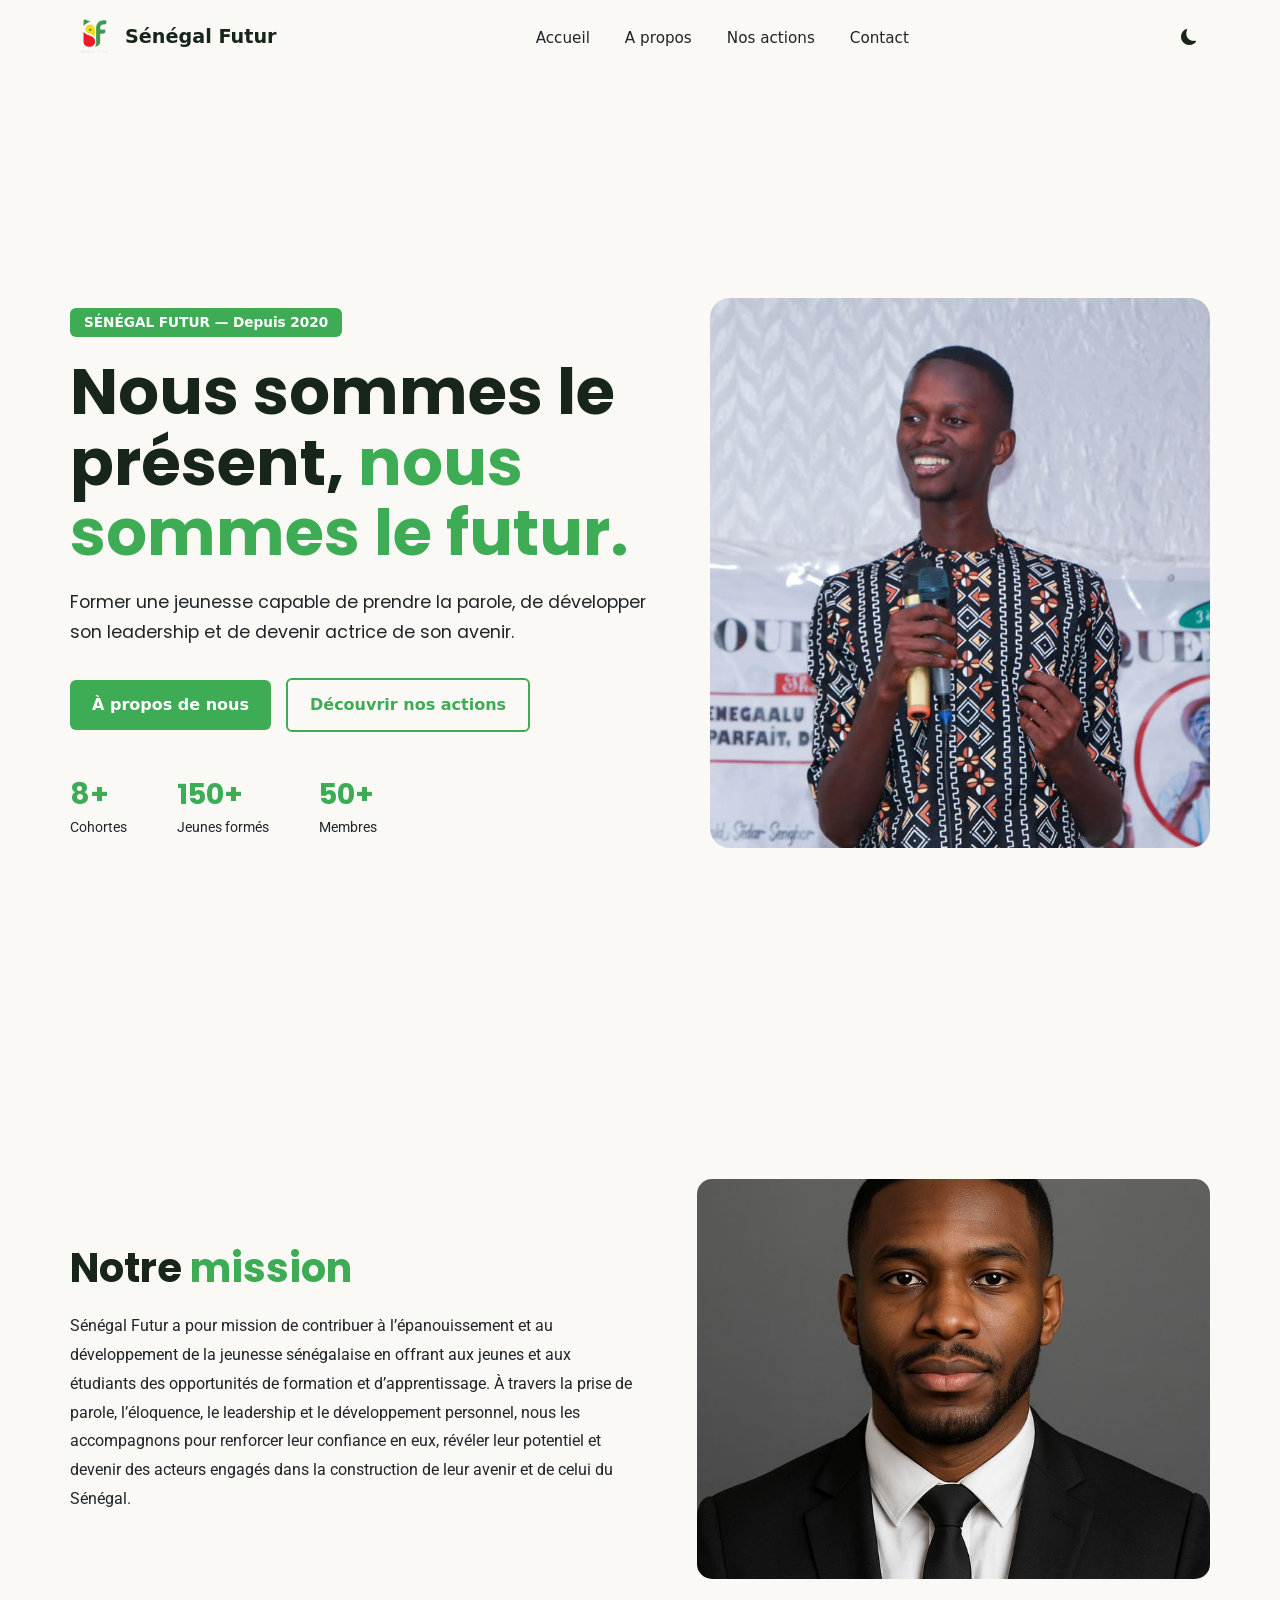
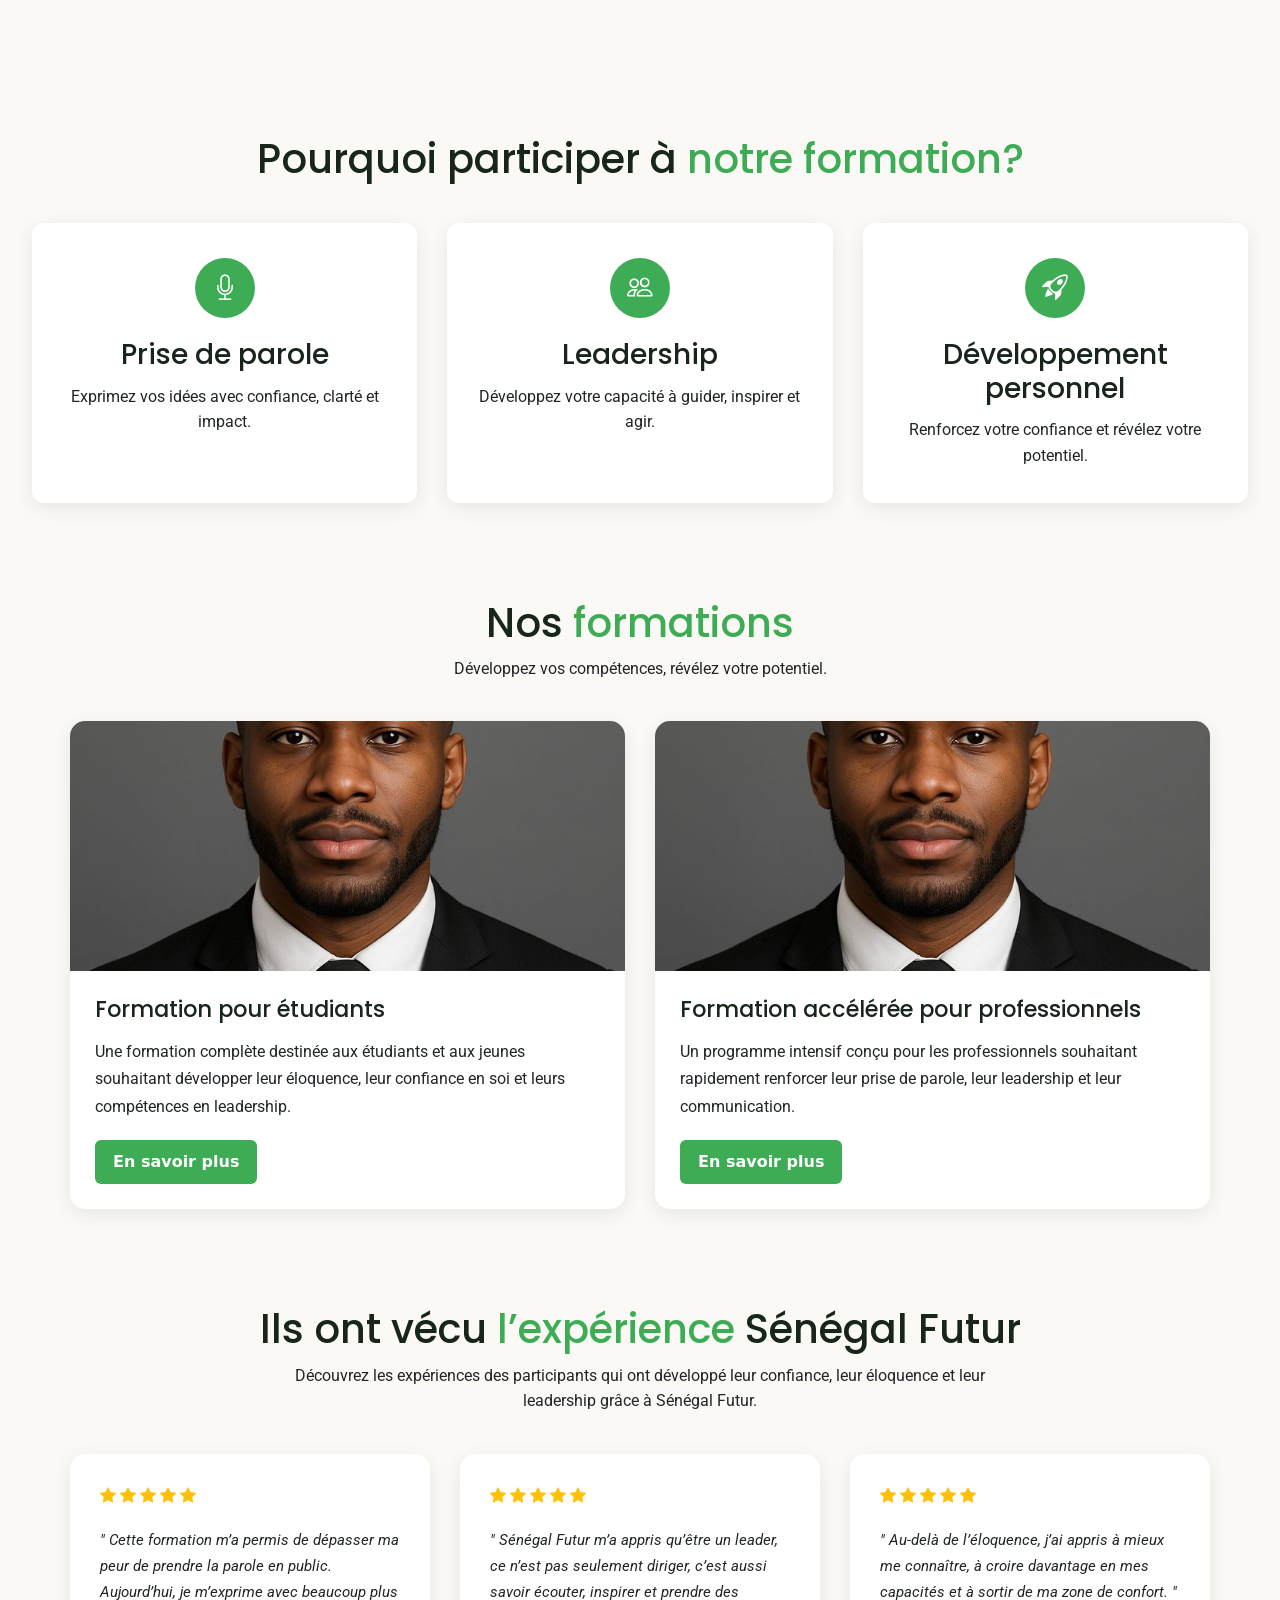
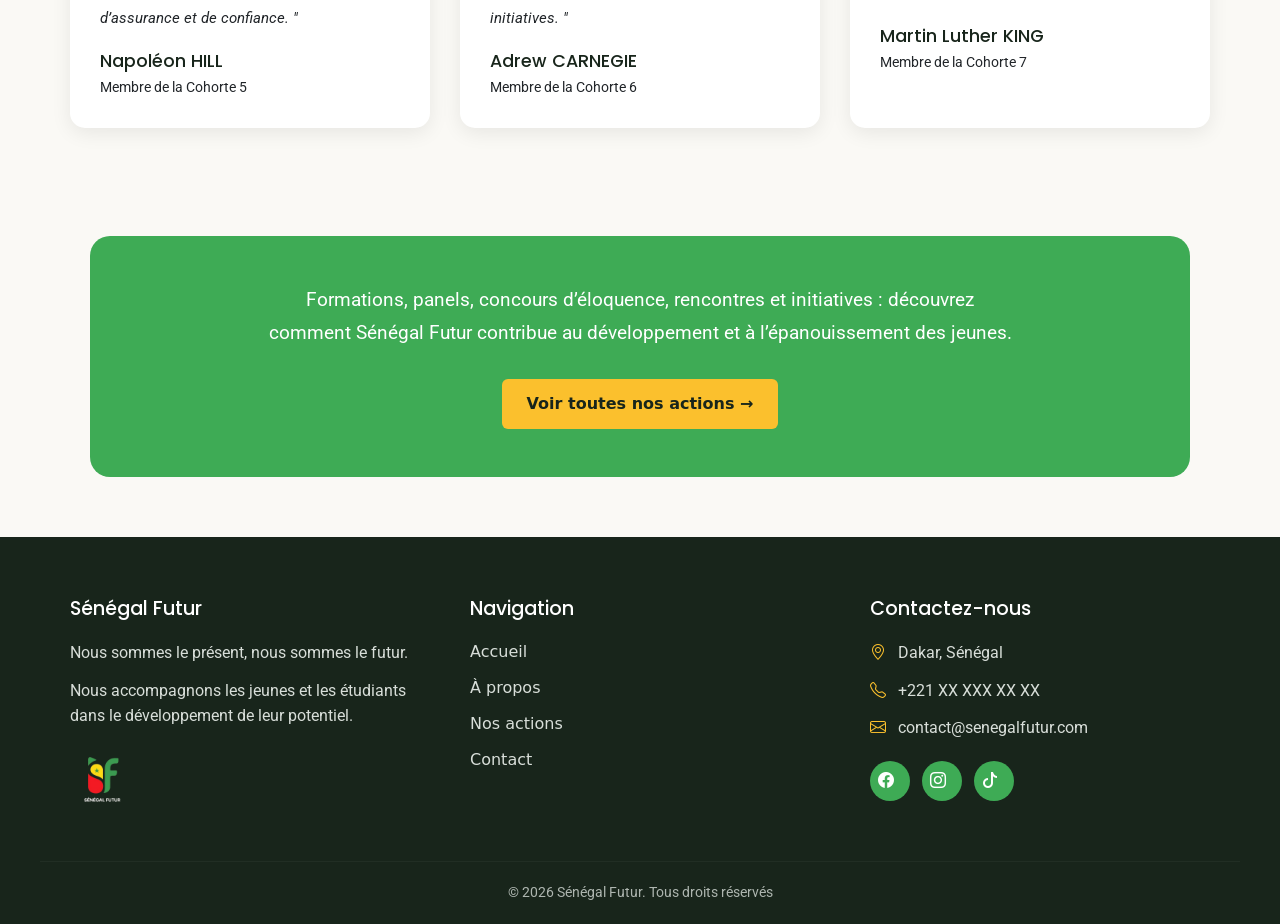
<file: index.html>
<!DOCTYPE html>
<html lang="fr">
    <head>
        <meta charset="UTF-8">
        <meta name="viewport" content="width=device-width, initial-scale=1.0">
        <title>SenegalFutur — Accueil</title>

        <!-- Polices -->
        <link rel="preconnect" href="https://fonts.googleapis.com">
        <link rel="preconnect" href="https://fonts.gstatic.com" crossorigin>
        <link href="https://fonts.googleapis.com/css2?family=Poppins:ital,wght@0,100;0,200;0,300;0,400;0,500;0,600;0,700;0,800;0,900;1,100;1,200;1,300;1,400;1,500;1,600;1,700;1,800;1,900&family=Roboto:ital,wght@0,100..900;1,100..900&display=swap" rel="stylesheet">
        <!-- Bootstrap 5 via CDN : feuille de style -->
        <link href="https://cdn.jsdelivr.net/npm/bootstrap@5.3.0/dist/css/bootstrap.min.css" rel="stylesheet">
        <!--Bootstrap icon  -->
        <link rel="stylesheet" href="https://cdn.jsdelivr.net/npm/bootstrap-icons@1.13.1/font/bootstrap-icons.min.css">
        <link rel="stylesheet" href="css/style.css">
    </head>
    <body>
        <header>
            <nav>
                <div class="navbar">
                    <div class="logo">
                        <a href="index.html">
                            <img src="images/logo_Senegal_Futur-removebg-preview.png" alt="Senegal Futur">
                            Sénégal Futur
                        </a>
                    </div>
                    <ul class="menu">
                        <li><a href="index.html">Accueil</a></li>
                        <li><a href="about.html">A propos</a></li>
                        <li><a href="actions.html">Nos actions</a></li>
                        <li><a href="contact.html">Contact</a></li>
                    </ul>
                    <button class="btn-dark">
                        <i class="bi bi-moon-fill"></i>
                    </button>
                    <button class="menu-burger">
                        <i class="bi bi-list"></i>
                    </button>
                </div>
            </nav>
        </header>

        <main>
            <!-- Section Hero -->
            <section class="py-5 ">
                <div id="hero-style">
                    <div class="titre fade-in">
                        <span class="badge">SÉNÉGAL FUTUR — Depuis 2020</span>
                        <h1>Nous sommes le présent, <span class="accent">nous sommes le futur.</span></h1>
                        <h2>Former une jeunesse capable de prendre la parole, de développer son leadership et de devenir actrice de son avenir.</h2>

                        <div id="btn-hero">
                            <a href="about.html">À propos de nous</a>
                            <a href="actions.html">Découvrir nos actions</a>
                        </div>

                        <div id="stats">
                            <div>
                                <h3><span id="nbr1">0</span>+</h3>
                                <p>Cohortes</p>
                            </div>
                            <div>
                                <h3><span id="nbr2">0</span>+</h3>
                                <p>Jeunes formés</p>
                            </div>
                            <div>
                                <h3><span id="nbr3">0</span>+</h3>
                                <p>Membres</p>
                            </div>
                        </div>
                    </div>
                    <img src="images/ibrahima.jpeg" alt="Accueil" class="fade-in">
                </div>
            </section>

            
            <!-- Section Notre Mission -->
            <section class="py-5">
                <div id="mission">
                    <div class="slide-in-left">
                        <h2>Notre <span class="accent">mission</span></h2>
                        <p>
                            Sénégal Futur a pour mission de contribuer à l’épanouissement et au développement de la jeunesse sénégalaise 
                            en offrant aux jeunes et aux étudiants des opportunités de formation et d’apprentissage.
                            À travers la prise de parole, l’éloquence, le leadership et le développement personnel, 
                            nous les accompagnons pour renforcer leur confiance en eux, révéler leur potentiel et devenir 
                            des acteurs engagés dans la construction de leur avenir et de celui du Sénégal.
                        </p>
                    </div>
                    <img src="images/koffi_Mensa.jpg" alt="" class="slide-in-right">
                </div>
            </section>


            <!-- Section Pourquoi participer -->
            <section class="py-5" id="pourquoi">
                <h2>Pourquoi participer à <span class="accent">notre formation?</span></h2>
                <div id="container-pourquoi">
                    <div class="zoom-in">
                        <i class="bi bi-mic"></i>
                        <h3>Prise de parole</h3>
                        <p>Exprimez vos idées avec confiance, clarté et impact.</p>
                    </div>
                    <div  class="zoom-in">
                        <i class="bi bi-people"></i>
                        <h3>Leadership</h3>
                        <p>Développez votre capacité à guider, inspirer et agir.</p>
                    </div>
                    <div  class="zoom-in">
                        <i class="bi bi-rocket-takeoff"></i>
                        <h3>Développement personnel</h3>
                        <p>Renforcez votre confiance et révélez votre potentiel.</p>
                    </div>
                </div>
            </section>


            <!-- Section Nos formations -->
            <section class="py-5" id="formation">
                <h2>Nos <span class="accent">formations</span></h2>
                <p>Développez vos compétences, révélez votre potentiel.</p>
                <div id="container-formation">
                    <div class="formation-child zoom-in">
                        <img src="images/koffi_Mensa.jpg" alt="">
                        <h3>Formation pour étudiants</h3>
                        <p>
                            Une formation complète destinée aux étudiants et aux jeunes souhaitant 
                            développer leur éloquence, leur confiance en soi et leurs compétences en leadership.
                        </p>
                        <a href="">En savoir plus</a>
                    </div>
                    <div class="formation-child zoom-in">
                        <img src="images/koffi_Mensa.jpg" alt="">
                        <h3>Formation accélérée pour professionnels</h3>
                        <p>
                            Un programme intensif conçu pour les professionnels souhaitant rapidement 
                            renforcer leur prise de parole, leur leadership et leur communication.
                        </p>
                        <a href="">En savoir plus</a>
                    </div>
                </div>
            </section>


            <!-- Témoignage -->
            <section class="py-5" id="Temoignage">
                <h2>Ils ont vécu <span class="accent">l’expérience</span> Sénégal Futur</h2>
                <p>Découvrez les expériences des participants qui ont développé leur confiance, leur éloquence et leur leadership grâce à Sénégal Futur.</p>
                <div id="container-temoignage">
                    <div class="Temoignage-child fade-in">
                        <p>
                            <i class="bi bi-star-fill text-warning"></i>
                            <i class="bi bi-star-fill text-warning"></i>
                            <i class="bi bi-star-fill text-warning"></i>
                            <i class="bi bi-star-fill text-warning"></i>
                            <i class="bi bi-star-fill text-warning"></i>
                        </p>
                        <blockquote>
                            <p>
                                " Cette formation m’a permis de dépasser ma peur de prendre la parole en public. 
                                Aujourd’hui, je m’exprime avec beaucoup plus d’assurance et de confiance. "
                            </p>
                            <h3>Napoléon HILL</h3>
                            <p>Membre de la Cohorte 5</p>
                        </blockquote>
                    </div>
                    <div class="Temoignage-child fade-in">
                        <p>
                            <i class="bi bi-star-fill text-warning"></i>
                            <i class="bi bi-star-fill text-warning"></i>
                            <i class="bi bi-star-fill text-warning"></i>
                            <i class="bi bi-star-fill text-warning"></i>
                            <i class="bi bi-star-fill text-warning"></i>
                        </p>
                        <blockquote>
                            <p>
                                " Sénégal Futur m’a appris qu’être un leader, ce n’est pas seulement diriger, 
                                c’est aussi savoir écouter, inspirer et prendre des initiatives. "
                            </p>
                            <h3>Adrew CARNEGIE</h3>
                            <p>Membre de la Cohorte 6</p>
                        </blockquote>
                    </div>
                    <div class="Temoignage-child fade-in">
                        <p>
                            <i class="bi bi-star-fill text-warning"></i>
                            <i class="bi bi-star-fill text-warning"></i>
                            <i class="bi bi-star-fill text-warning"></i>
                            <i class="bi bi-star-fill text-warning"></i>
                            <i class="bi bi-star-fill text-warning"></i>
                        </p>
                        <blockquote>
                            <p>
                                " Au-delà de l’éloquence, j’ai appris à mieux me connaître, à croire 
                                davantage en mes capacités et à sortir de ma zone de confort. "
                            </p>
                            <h3>Martin Luther KING</h3>
                            <p>Membre de la Cohorte 7</p>
                        </blockquote>
                    </div>
                </div>
            </section>


            <!-- Section CTA -->
            <section class="py-5 fade-in" id="CTA">
                <p>
                    Formations, panels, concours d’éloquence, rencontres et initiatives : découvrez 
                    comment Sénégal Futur contribue au développement et à l’épanouissement des jeunes.
                </p>
                <a href="actions.html">Voir toutes nos actions →</a>
            </section>
        </main>

        <footer>
            <div class="footer-container">

                <div class="footer-column fade-in">
                    <h3>Sénégal Futur</h3>
                    <p>
                        Nous sommes le présent, nous sommes le futur.
                    </p>
                    <p>
                        Nous accompagnons les jeunes et les étudiants
                        dans le développement de leur potentiel.
                    </p>
                    <img src="images/logo_Senegal_Futur-removebg-preview.png" alt="Logo Sénégal Futur">
                </div>

                <div class="footer-column fade-in">
                    <h3>Navigation</h3>
                    <ul>
                        <li><a href="index.html">Accueil</a></li>
                        <li><a href="about.html">À propos</a></li>
                        <li><a href="actions.html">Nos actions</a></li>
                        <li><a href="contact.html">Contact</a></li>
                    </ul>
                </div>

                <div class="footer-column fade-in">
                    <h3>Contactez-nous</h3>
                    <p><i class="bi bi-geo-alt"></i> Dakar, Sénégal</p>
                    <p><i class="bi bi-telephone"></i> +221 XX XXX XX XX</p>
                    <p><i class="bi bi-envelope"></i> contact@senegalfutur.com</p>

                    <div class="social-links">
                        <a href="#"><i class="bi bi-facebook"></i></a>
                        <a href="#"><i class="bi bi-instagram"></i></a>
                        <a href="#"><i class="bi bi-tiktok"></i></a>
                    </div>
                </div>

            </div>
            <hr>
            <div class="footer-bottom fade-in">
                <p>
                    © <span id="annee"></span> Sénégal Futur. Tous droits réservés
                </p>
            </div>

            <!-- Bouton retour en haut -->
            <button id="btn-Top">
                <i class="bi bi-arrow-up-short"></i>
            </button>
        </footer>


        <!-- Bootstrap 5 via CDN : script JavaScript -->
        <script src="https://cdn.jsdelivr.net/npm/bootstrap@5.3.0/dist/js/bootstrap.bundle.min.js"></script>
        <!-- Script JavaScript -->
        <script src="js/main.js"></script>
    </body>
</html>
</file>
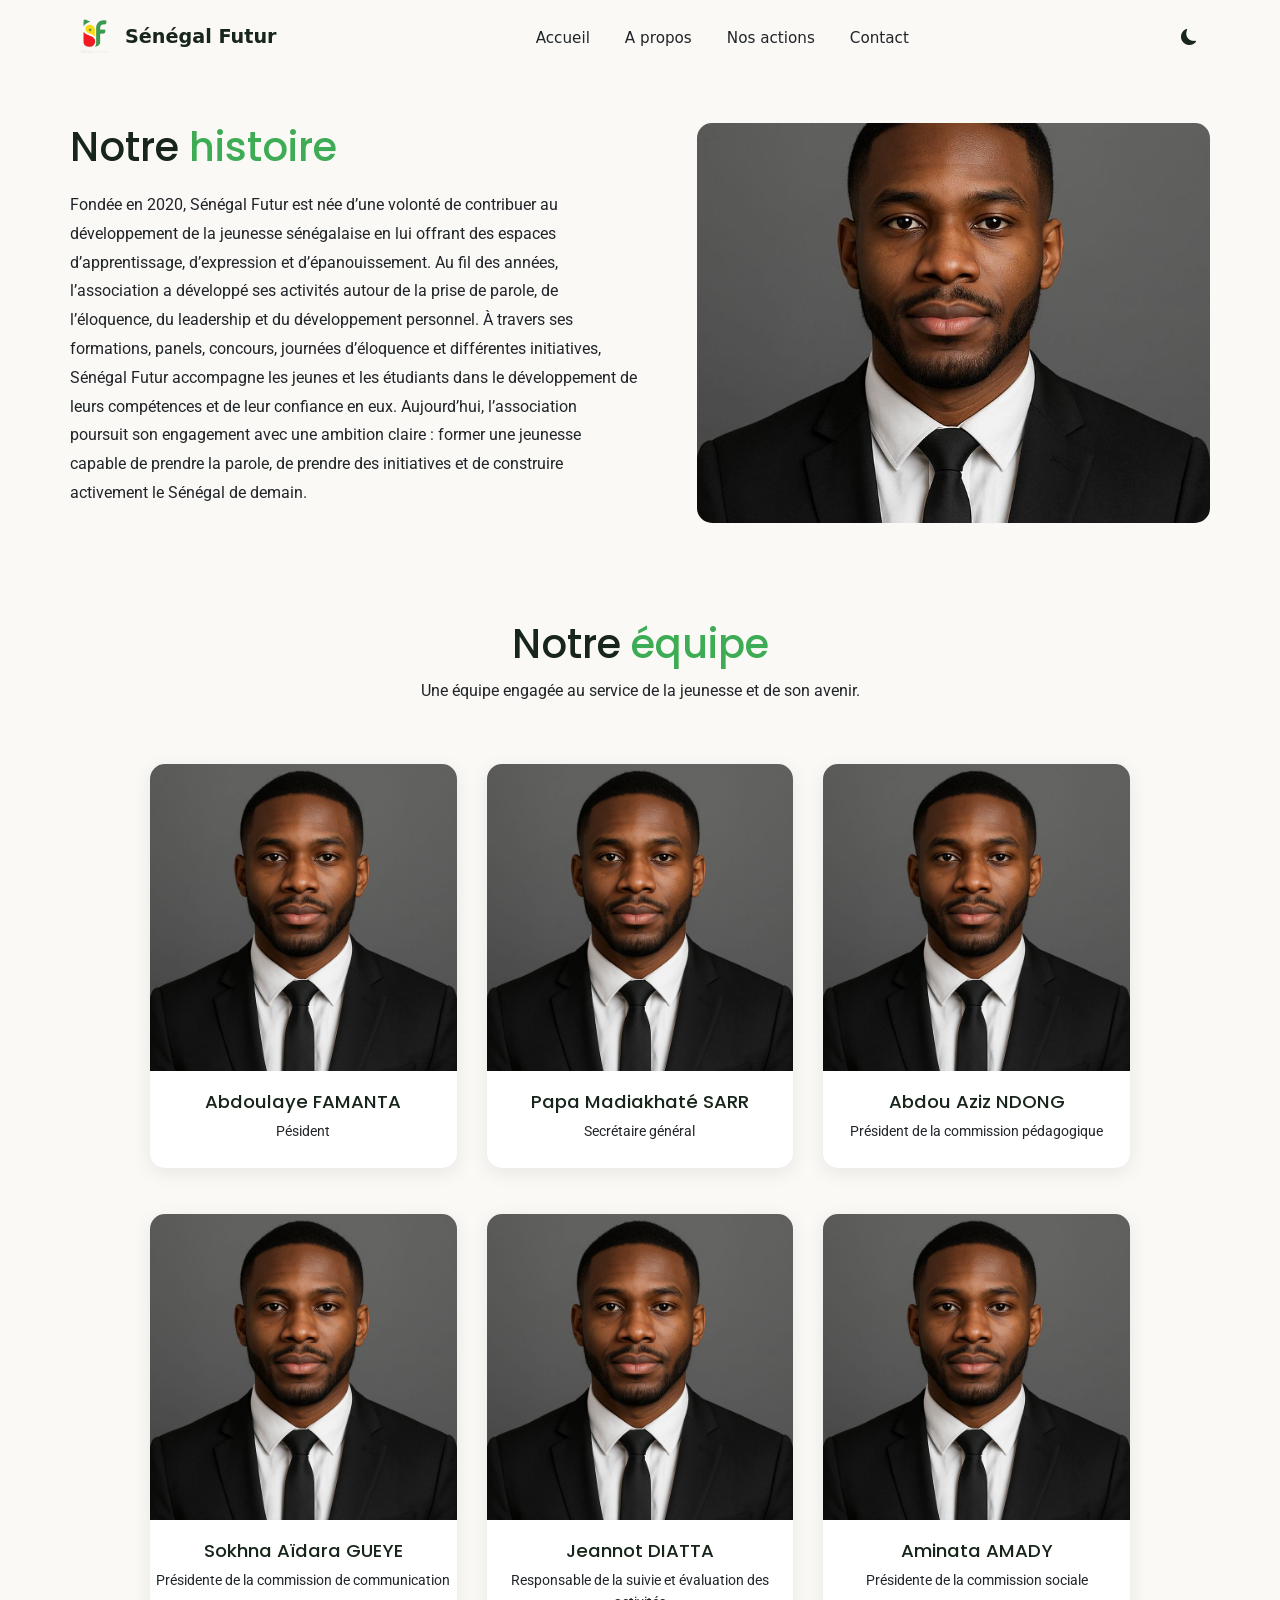
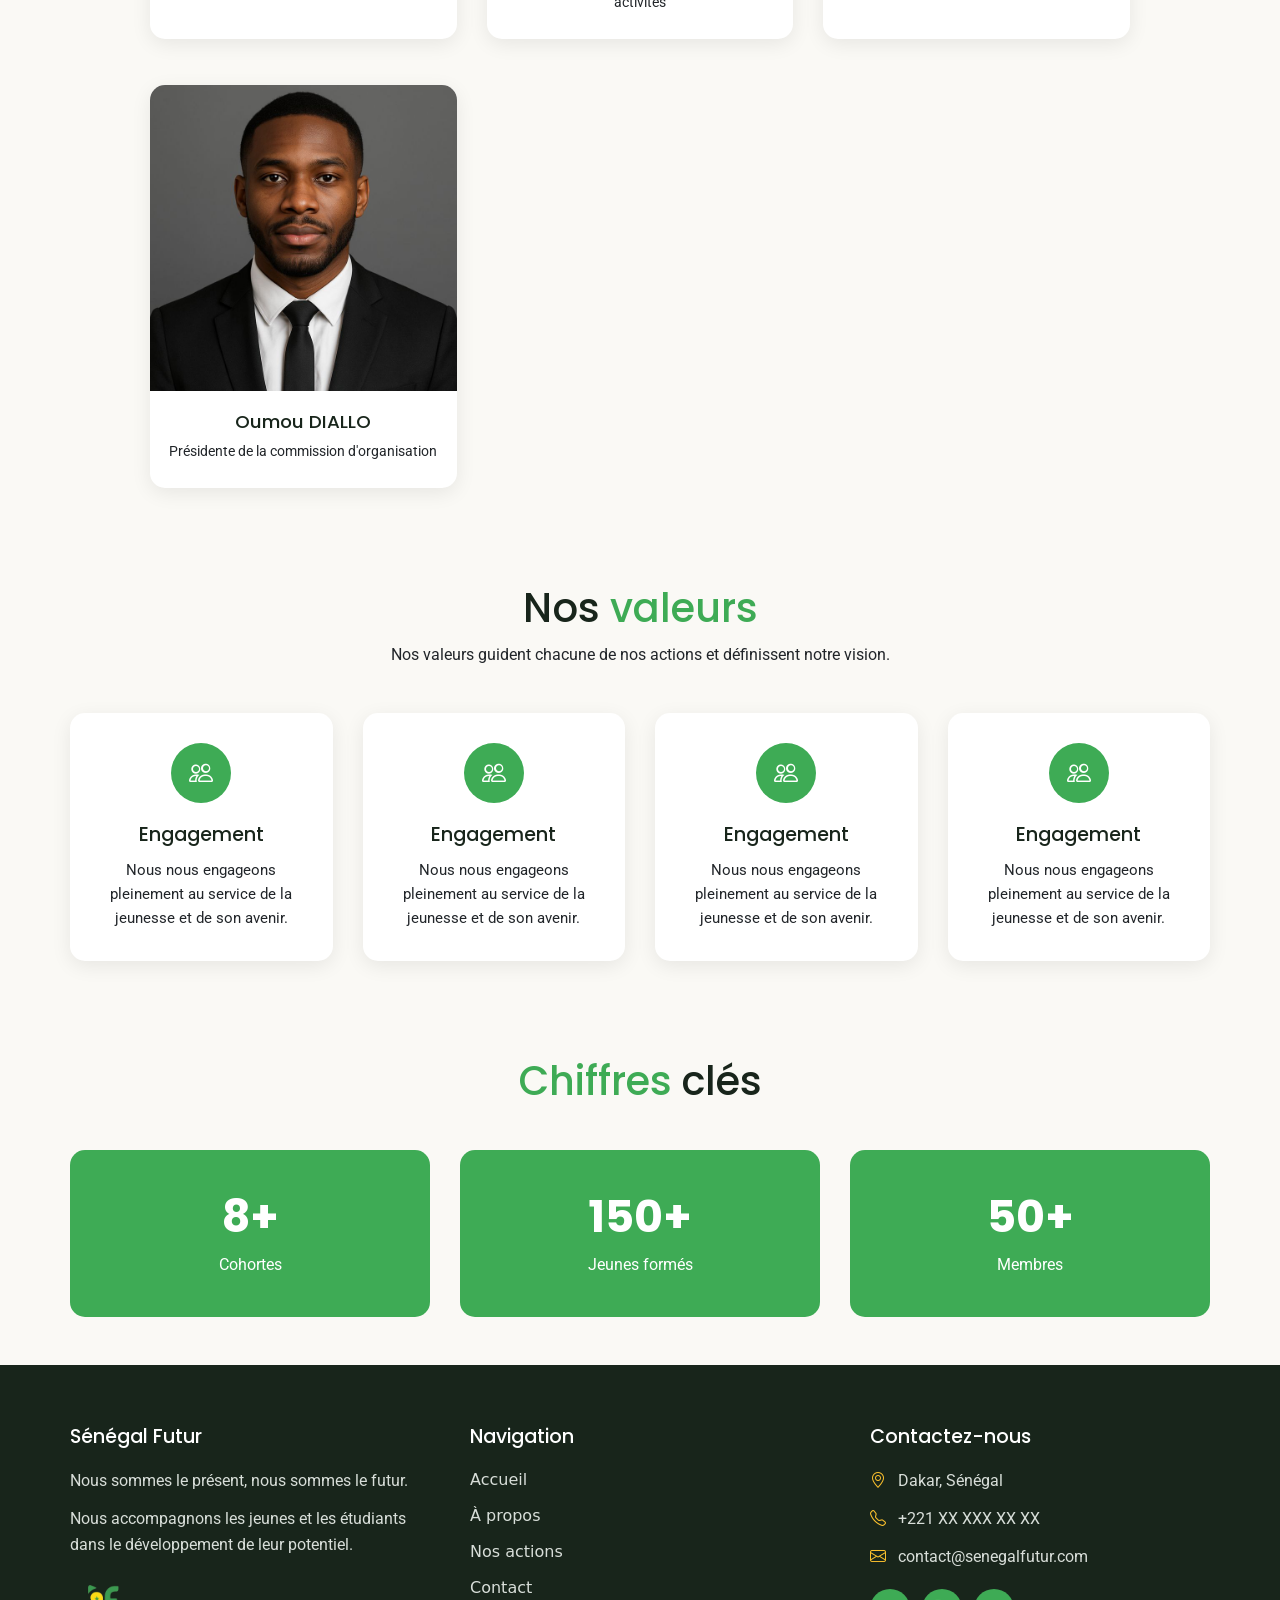
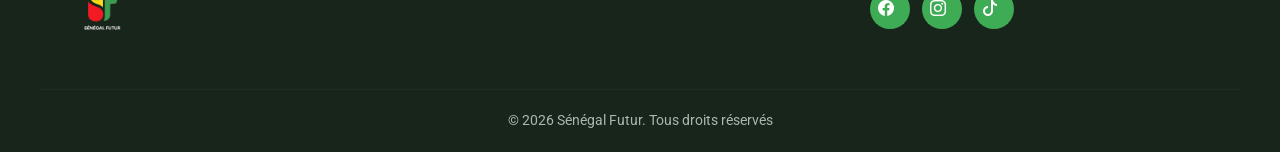
<file: about.html>
<!DOCTYPE html>
<html lang="fr">
    <head>
        <meta charset="UTF-8">
        <meta name="viewport" content="width=device-width, initial-scale=1.0">
        <title>SenegalFutur — A propos</title>

        <!-- Polices -->
        <link rel="preconnect" href="https://fonts.googleapis.com">
        <link rel="preconnect" href="https://fonts.gstatic.com" crossorigin>
        <link href="https://fonts.googleapis.com/css2?family=Poppins:ital,wght@0,100;0,200;0,300;0,400;0,500;0,600;0,700;0,800;0,900;1,100;1,200;1,300;1,400;1,500;1,600;1,700;1,800;1,900&family=Roboto:ital,wght@0,100..900;1,100..900&display=swap" rel="stylesheet">
        <!-- Bootstrap 5 via CDN : feuille de style -->
        <link href="https://cdn.jsdelivr.net/npm/bootstrap@5.3.0/dist/css/bootstrap.min.css" rel="stylesheet">
        <!--Bootstrap icon  -->
        <link rel="stylesheet" href="https://cdn.jsdelivr.net/npm/bootstrap-icons@1.13.1/font/bootstrap-icons.min.css">
        <link rel="stylesheet" href="css/style.css">
    </head>
    <body>
        <header>
            <nav>
                <div class="navbar">
                    <div class="logo">
                        <a href="index.html">
                            <img src="images/logo_Senegal_Futur-removebg-preview.png" alt="Senegal Futur">
                            Sénégal Futur
                        </a>
                    </div>
                    <ul class="menu">
                        <li><a href="index.html">Accueil</a></li>
                        <li><a href="about.html">A propos</a></li>
                        <li><a href="actions.html">Nos actions</a></li>
                        <li><a href="contact.html">Contact</a></li>
                    </ul>
                    <button class="btn-dark">
                        <i class="bi bi-moon-fill"></i>
                    </button>
                    <button class="menu-burger">
                        <i class="bi bi-list"></i>
                    </button>
                </div>
            </nav>
        </header>

        <main>
            <!-- Section notre histoire -->
            <section class="py-5" id="histoire">
                <div id="histoire-texte" class="slide-in-left">
                    <h2>Notre <span class="accent">histoire</span></h2>
                    <p>
                        Fondée en 2020, Sénégal Futur est née d’une volonté de contribuer au développement de la jeunesse sénégalaise en lui offrant 
                        des espaces d’apprentissage, d’expression et d’épanouissement. Au fil des années, l’association a développé ses activités 
                        autour de la prise de parole, de l’éloquence, du leadership et du développement personnel. À travers ses formations, 
                        panels, concours, journées d’éloquence et différentes initiatives, Sénégal Futur accompagne les jeunes et les étudiants 
                        dans le développement de leurs compétences et de leur confiance en eux. Aujourd’hui, l’association poursuit son engagement 
                        avec une ambition claire : former une jeunesse capable de prendre la parole, de prendre des initiatives et de construire activement le Sénégal de demain.
                    </p>
                </div>
                <div id="histoire_img">
                    <img src="images/koffi_Mensa.jpg" alt="Histoire de Sénégal Futur" class="slide-in-right">
                </div>
            </section>


            <!-- Section Note équipe -->
            <section class="py-5" id="notre-equipe">
                <h2>Notre <span class="accent">équipe</span></h2>
                <p>Une équipe engagée au service de la jeunesse et de son avenir.</p>
                <div id="equipe-container">
                    <div class="equipe-child zoom-in">
                        <img src="images/koffi_Mensa.jpg" alt="Abdoulaye Famanta">
                        <h3>Abdoulaye FAMANTA</h3>
                        <p>Pésident</p>
                    </div>
                    <div class="equipe-child zoom-in">
                        <img src="images/koffi_Mensa.jpg" alt="Papa Madiakhaté SARR">
                        <h3>Papa Madiakhaté SARR</h3>
                        <p>Secrétaire général</p>
                    </div>
                    <div class="equipe-child zoom-in">
                        <img src="images/koffi_Mensa.jpg" alt="Abdou Aziz NDONG">
                        <h3>Abdou Aziz NDONG</h3>
                        <p>Président de la commission pédagogique</p>
                    </div>
                    <div class="equipe-child zoom-in">
                        <img src="images/koffi_Mensa.jpg" alt="Sokhna Aïdara GUEYE">
                        <h3>Sokhna Aïdara GUEYE</h3>
                        <p>Présidente de la commission de communication</p>
                    </div>
                    <div class="equipe-child zoom-in">
                        <img src="images/koffi_Mensa.jpg" alt="Jeannot DIATTA">
                        <h3>Jeannot DIATTA</h3>
                        <p>Responsable de la suivie et évaluation des activités</p>
                    </div>
                    <div class="equipe-child zoom-in">
                        <img src="images/koffi_Mensa.jpg" alt="Aminata AMADY">
                        <h3>Aminata AMADY</h3>
                        <p>Présidente de la commission sociale</p>
                    </div>
                    <div class="equipe-child zoom-in">
                        <img src="images/koffi_Mensa.jpg" alt="Oumou DIALLO">
                        <h3>Oumou DIALLO</h3>
                        <p>Présidente de la commission d'organisation</p>
                    </div>
                </div>
            </section>

            <!-- Section nos valeurs -->
            <section class="py-5" id="nos-valeur">
                <div id="titre-valeur">
                    <h2>Nos <span class="accent">valeurs</span></h2>
                    <p>Nos valeurs guident chacune de nos actions et définissent notre vision.</p>
                </div>

                <div id="valeur-container">
                    <div class="valeur-child fade-in">
                        <i class="bi bi-people"></i>
                        <h3>Engagement</h3>
                        <p>Nous nous engageons pleinement au service de la jeunesse et de son avenir.</p>
                    </div>
                    <div class="valeur-child fade-in">
                        <i class="bi bi-people"></i>
                        <h3>Engagement</h3>
                        <p>Nous nous engageons pleinement au service de la jeunesse et de son avenir.</p>
                    </div>
                    <div class="valeur-child fade-in">
                        <i class="bi bi-people"></i>
                        <h3>Engagement</h3>
                        <p>Nous nous engageons pleinement au service de la jeunesse et de son avenir.</p>
                    </div>
                    <div class="valeur-child fade-in">
                        <i class="bi bi-people"></i>
                        <h3>Engagement</h3>
                        <p>Nous nous engageons pleinement au service de la jeunesse et de son avenir.</p>
                    </div>
                </div>
            </section>

            <!-- Section Chiffre clés -->
            <section class="py-5" id="Chiffre-cles">
                <h2><span class="accent">Chiffres</span> clés</h2>
                <div id="Chiffre-container">
                    <div class="Chiffre-child zoom-in">
                        <h3><span id="nbr1">0</span>+</h3>
                        <p>Cohortes</p>
                    </div>
                    <div class="Chiffre-child zoom-in">
                        <h3><span id="nbr2">0</span>+</h3>
                        <p>Jeunes formés</p>
                    </div>
                    <div class="Chiffre-child zoom-in">
                        <h3><span id="nbr3">0</span>+</h3>
                        <p>Membres</p>
                    </div>
                </div>
            </section>
        </main>

        <footer>
            <div class="footer-container">

                <div class="footer-column fade-in">
                    <h3>Sénégal Futur</h3>
                    <p>
                        Nous sommes le présent, nous sommes le futur.
                    </p>
                    <p>
                        Nous accompagnons les jeunes et les étudiants
                        dans le développement de leur potentiel.
                    </p>
                    <img src="images/logo_Senegal_Futur-removebg-preview.png" alt="Logo Sénégal Futur">
                </div>

                <div class="footer-column fade-in">
                    <h3>Navigation</h3>
                    <ul>
                        <li><a href="index.html">Accueil</a></li>
                        <li><a href="about.html">À propos</a></li>
                        <li><a href="actions.html">Nos actions</a></li>
                        <li><a href="contact.html">Contact</a></li>
                    </ul>
                </div>

                <div class="footer-column fade-in">
                    <h3>Contactez-nous</h3>
                    <p><i class="bi bi-geo-alt"></i> Dakar, Sénégal</p>
                    <p><i class="bi bi-telephone"></i> +221 XX XXX XX XX</p>
                    <p><i class="bi bi-envelope"></i> contact@senegalfutur.com</p>

                    <div class="social-links">
                        <a href="#"><i class="bi bi-facebook"></i></a>
                        <a href="#"><i class="bi bi-instagram"></i></a>
                        <a href="#"><i class="bi bi-tiktok"></i></a>
                    </div>
                </div>

            </div>
            <hr>
            <div class="footer-bottom fade-in">
                <p>
                    © <span id="annee"></span> Sénégal Futur. Tous droits réservés
                </p>
            </div>

            <!-- Bouton retour en haut -->
            <button id="btn-Top">
                <i class="bi bi-arrow-up-short"></i>
            </button>
        </footer>
         
        

        <!-- Bootstrap 5 via CDN : script JavaScript -->
        <script src="https://cdn.jsdelivr.net/npm/bootstrap@5.3.0/dist/js/bootstrap.bundle.min.js"></script>
        <!-- Script JavaScript -->
        <script src="js/main.js"></script>
    </body>
</html>
</file>
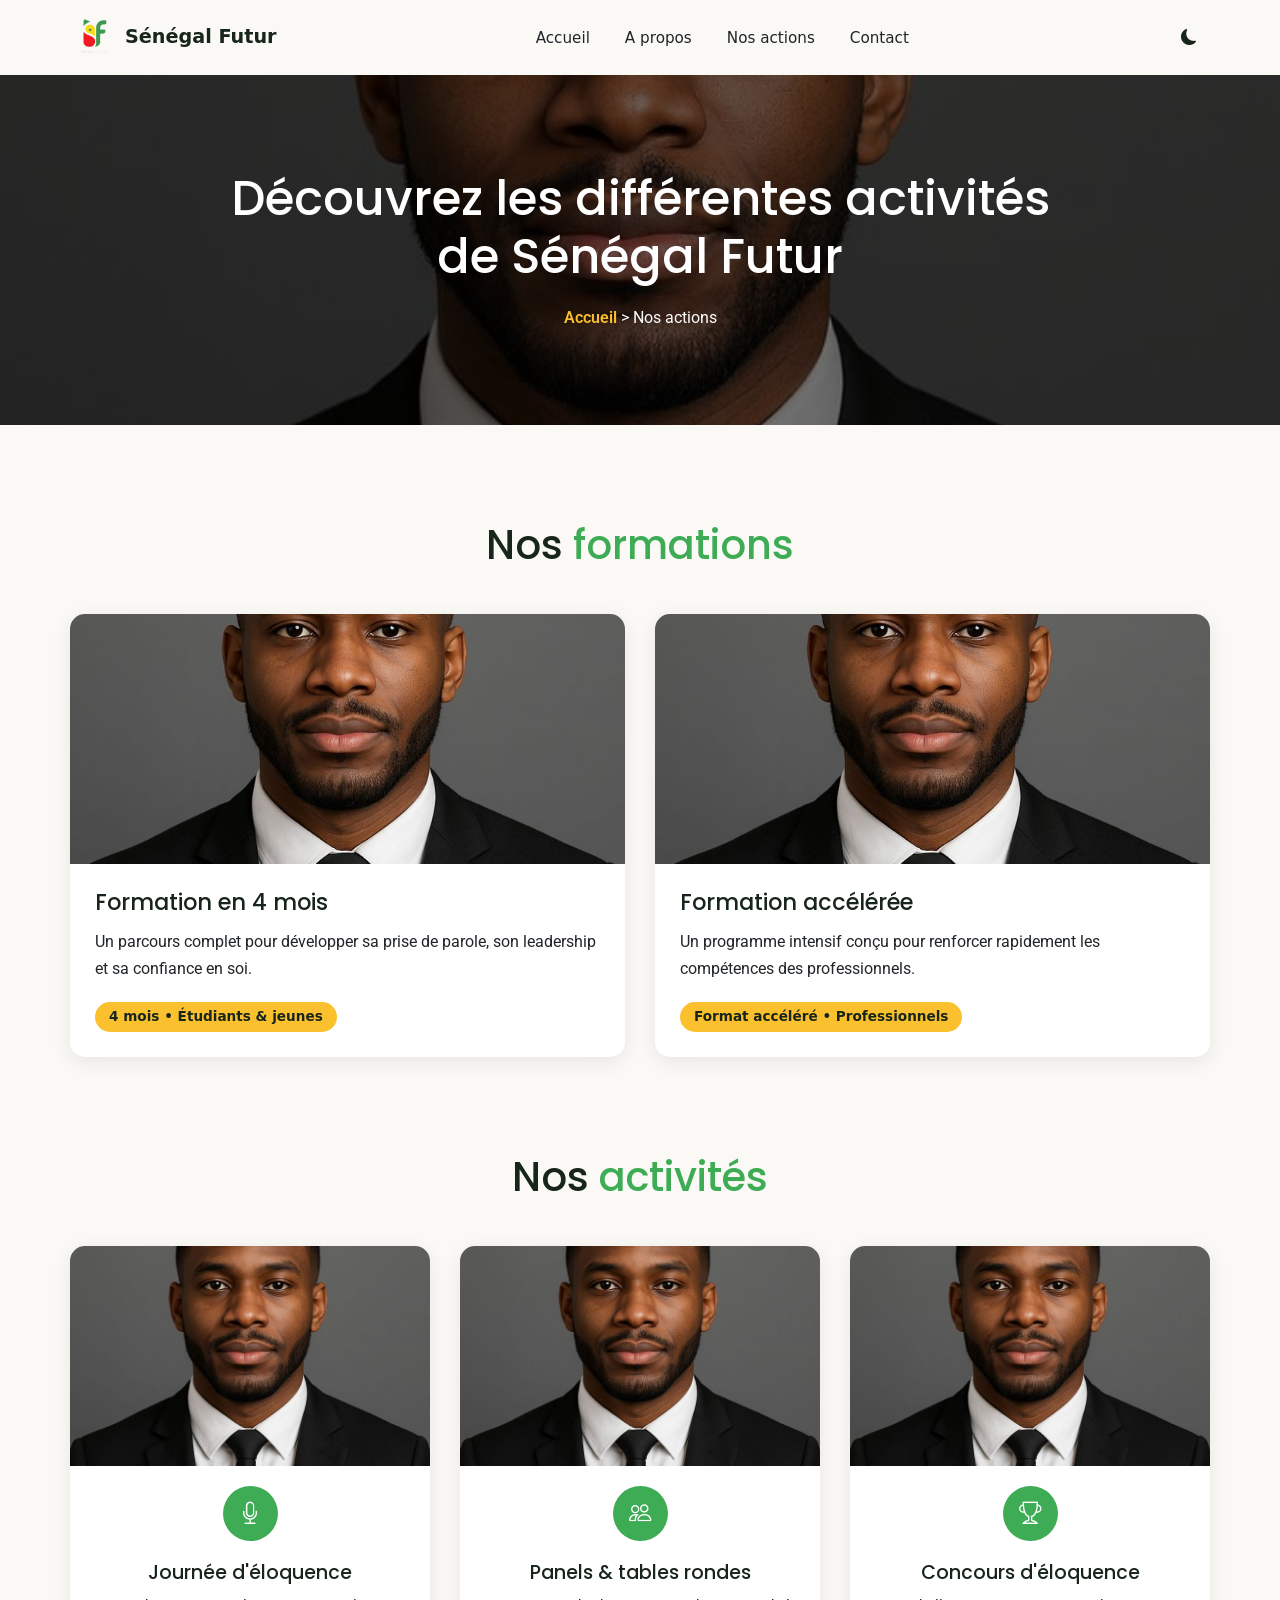
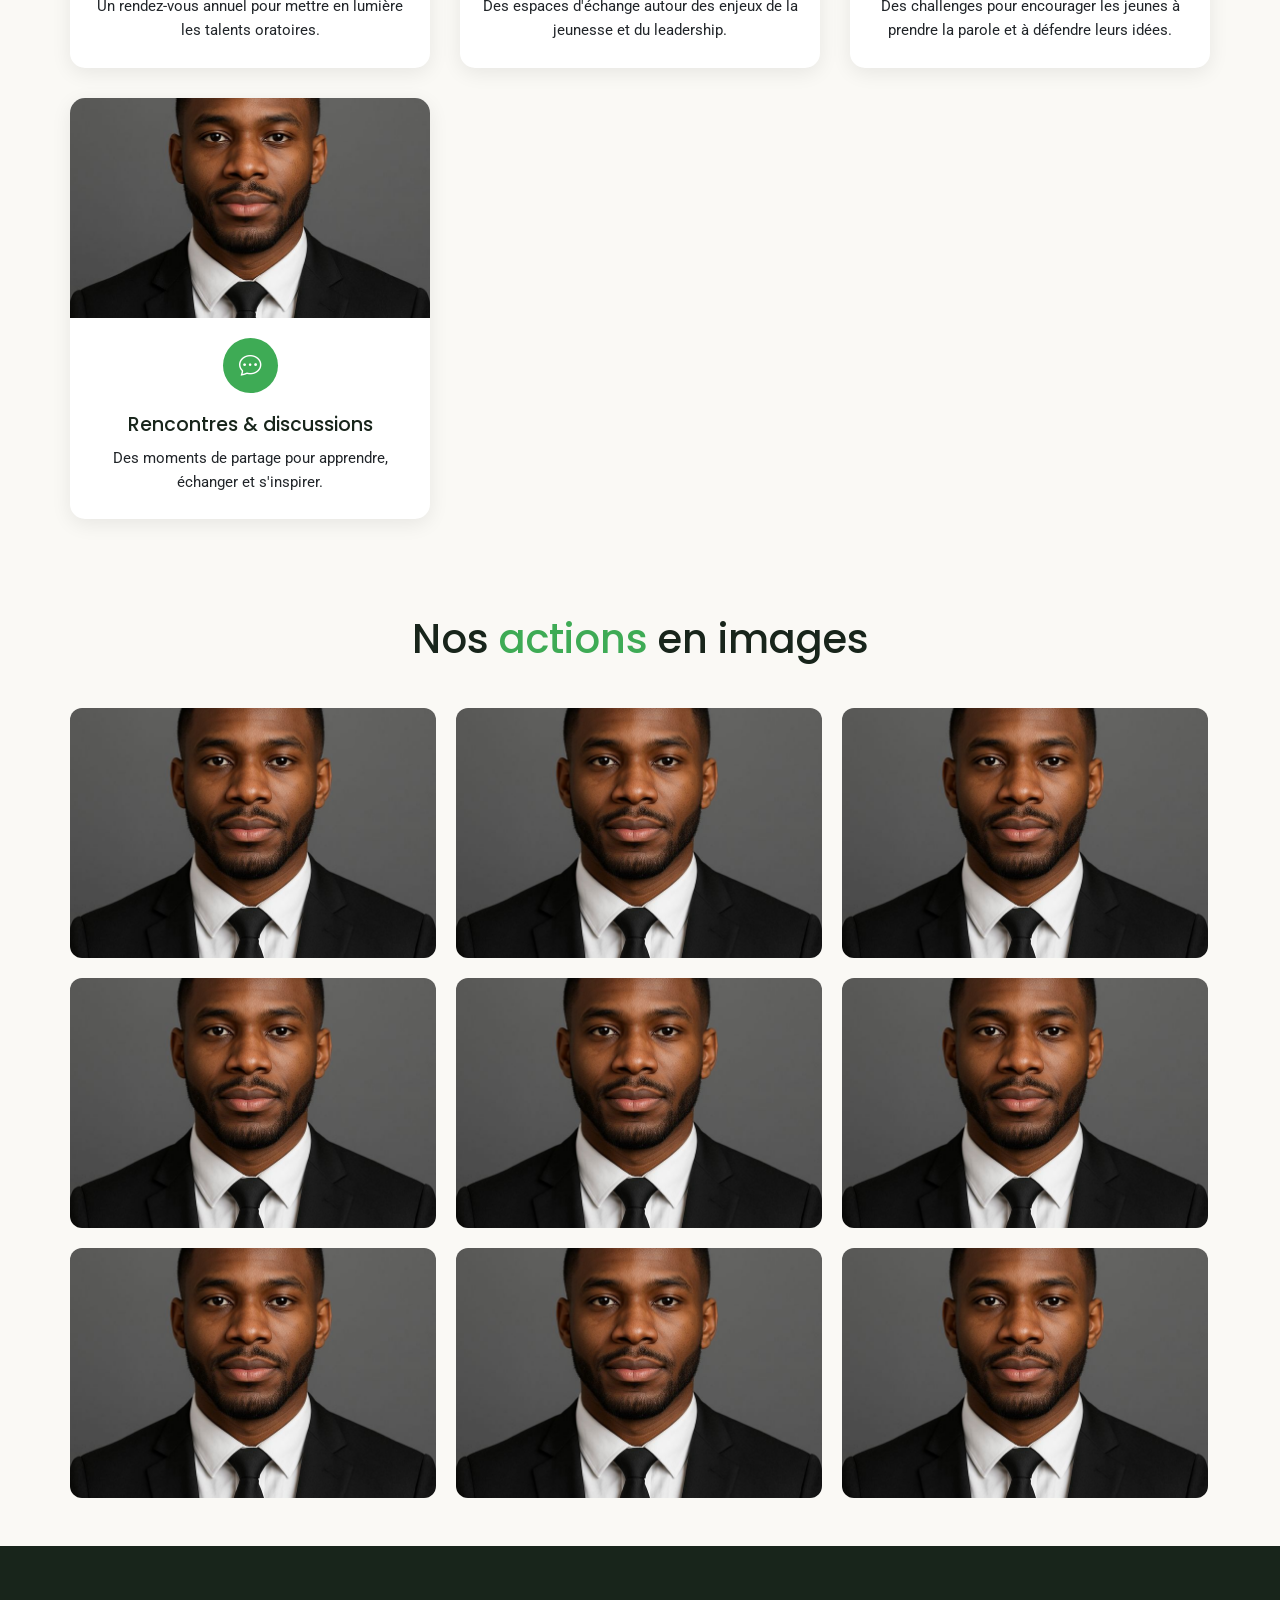
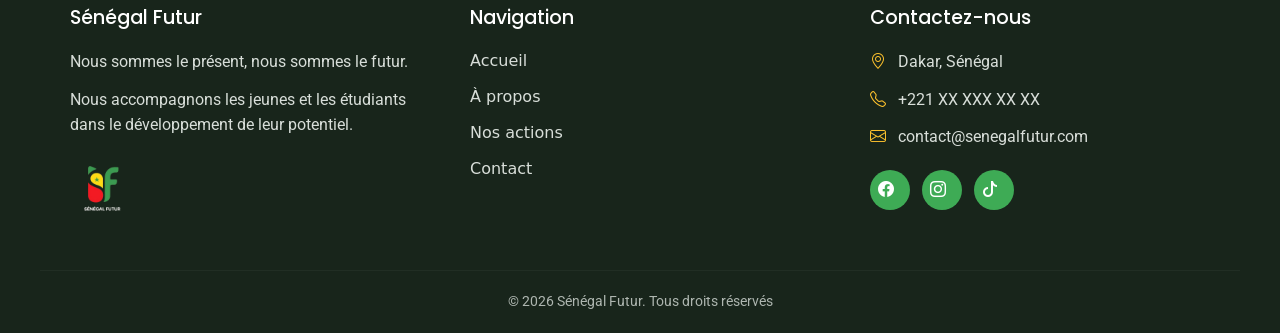
<file: actions.html>
<!DOCTYPE html>
<html lang="fr">
    <head>
        <meta charset="UTF-8">
        <meta name="viewport" content="width=device-width, initial-scale=1.0">
        <title>SenegalFutur — Nos actions</title>

        <!-- Polices -->
        <link rel="preconnect" href="https://fonts.googleapis.com">
        <link rel="preconnect" href="https://fonts.gstatic.com" crossorigin>
        <link href="https://fonts.googleapis.com/css2?family=Poppins:ital,wght@0,100;0,200;0,300;0,400;0,500;0,600;0,700;0,800;0,900;1,100;1,200;1,300;1,400;1,500;1,600;1,700;1,800;1,900&family=Roboto:ital,wght@0,100..900;1,100..900&display=swap" rel="stylesheet">
        <!-- Bootstrap 5 via CDN : feuille de style -->
        <link href="https://cdn.jsdelivr.net/npm/bootstrap@5.3.0/dist/css/bootstrap.min.css" rel="stylesheet">
        <!--Bootstrap icon  -->
        <link rel="stylesheet" href="https://cdn.jsdelivr.net/npm/bootstrap-icons@1.13.1/font/bootstrap-icons.min.css">
        <link rel="stylesheet" href="css/style.css">
    </head>
    <body>
        <header>
            <nav>
                <div class="navbar">
                    <div class="logo">
                        <a href="index.html">
                            <img src="images/logo_Senegal_Futur-removebg-preview.png" alt="Senegal Futur">
                            Sénégal Futur
                        </a>
                    </div>
                    <ul class="menu">
                        <li><a href="index.html">Accueil</a></li>
                        <li><a href="about.html">A propos</a></li>
                        <li><a href="actions.html">Nos actions</a></li>
                        <li><a href="contact.html">Contact</a></li>
                    </ul>
                    <button class="btn-dark">
                        <i class="bi bi-moon-fill"></i>
                    </button>
                    <button class="menu-burger">
                        <i class="bi bi-list"></i>
                    </button>
                </div>
            </nav>
        </header>

        <main>
            <!-- Section Hero -->
            <section class="pb-5" id="nos-action">
                <div id="hero-action" class="fade-in">
                    <h1>Découvrez les différentes activités de Sénégal Futur</h1>
                    <p>
                        <a href="index.html">Accueil</a> > Nos actions
                    </p>
                </div>
            </section>


            <!-- Section Nos formations -->
            <section class="py-5" id="nos-formation">
                <H2>Nos <span class="accent">formations</span></H2>
                <div id="formation-container">
                    <div class="nos-formation-child zoom-in">
                        <img src="images/koffi_Mensa.jpg" alt="Formation pour Etudiant">
                        <h3>Formation en 4 mois</h3>
                        <p>Un parcours complet pour développer sa prise de parole, son leadership et sa confiance en soi.</p>
                        <span class="badge">4 mois • Étudiants & jeunes</span>
                    </div>
                    <div class="nos-formation-child zoom-in">
                        <img src="images/koffi_Mensa.jpg" alt=" Formation accélérée">
                        <h3>Formation accélérée</h3>
                        <p>Un programme intensif conçu pour renforcer rapidement les compétences des professionnels.</p>
                        <span class="badge">Format accéléré • Professionnels</span>
                    </div>
                </div>
            </section>


            <!-- Section nos activités -->
            <section class="py-5" id="nos-activites">
                <h2>Nos <span class="accent">activités</span></h2>
                <div id="activite-container">
                    <div class="activite-child fade-in">
                        <img src="images/koffi_Mensa.jpg" alt="Journé d'éloquence">
                        <i class="bi bi-mic"></i>
                        <h3>Journée d'éloquence</h3>
                        <p>Un rendez-vous annuel pour mettre en lumière les talents oratoires.</p>
                    </div>
                    <div class="activite-child fade-in">
                        <img src="images/koffi_Mensa.jpg" alt="Panel et tables rondes">
                        <i class="bi bi-people"></i>
                        <h3>Panels & tables rondes</h3>
                        <p>Des espaces d'échange autour des enjeux de la jeunesse et du leadership.</p>
                    </div>
                    <div class="activite-child fade-in">
                        <img src="images/koffi_Mensa.jpg" alt="Concours d'éloquence">
                        <i class="bi bi-trophy"></i>
                        <h3>Concours d'éloquence</h3>
                        <p>Des challenges pour encourager les jeunes à prendre la parole et à défendre leurs idées.</p>
                    </div>
                    <div class="activite-child fade-in">
                        <img src="images/koffi_Mensa.jpg" alt="rencontre et discussions">
                        <i class="bi bi-chat-dots"></i>
                        <h3>Rencontres & discussions</h3>
                        <p>Des moments de partage pour apprendre, échanger et s'inspirer.</p>
                    </div>
                </div>
            </section>


            <!-- Section galerie -->
            <section class="py-5" id="galerie">
                <h2>Nos <span class="accent">actions</span> en images</h2>
                <div id="galerie-container">
                    <img src="images/koffi_Mensa.jpg" alt="" class="zoom-in">
                    <img src="images/koffi_Mensa.jpg" alt="" class="zoom-in">
                    <img src="images/koffi_Mensa.jpg" alt="" class="zoom-in">
                    <img src="images/koffi_Mensa.jpg" alt="" class="zoom-in">
                    <img src="images/koffi_Mensa.jpg" alt="" class="zoom-in">
                    <img src="images/koffi_Mensa.jpg" alt="" class="zoom-in">
                    <img src="images/koffi_Mensa.jpg" alt="" class="zoom-in">
                    <img src="images/koffi_Mensa.jpg" alt="" class="zoom-in">
                    <img src="images/koffi_Mensa.jpg" alt="" class="zoom-in">
                </div>
            </section>
        </main>
         
        <footer>
            <div class="footer-container">

                <div class="footer-column fade-in">
                    <h3>Sénégal Futur</h3>
                    <p>
                        Nous sommes le présent, nous sommes le futur.
                    </p>
                    <p>
                        Nous accompagnons les jeunes et les étudiants
                        dans le développement de leur potentiel.
                    </p>
                    <img src="images/logo_Senegal_Futur-removebg-preview.png" alt="Logo Sénégal Futur">
                </div>

                <div class="footer-column fade-in">
                    <h3>Navigation</h3>
                    <ul>
                        <li><a href="index.html">Accueil</a></li>
                        <li><a href="about.html">À propos</a></li>
                        <li><a href="actions.html">Nos actions</a></li>
                        <li><a href="contact.html">Contact</a></li>
                    </ul>
                </div>

                <div class="footer-column fade-in">
                    <h3>Contactez-nous</h3>
                    <p><i class="bi bi-geo-alt"></i> Dakar, Sénégal</p>
                    <p><i class="bi bi-telephone"></i> +221 XX XXX XX XX</p>
                    <p><i class="bi bi-envelope"></i> contact@senegalfutur.com</p>

                    <div class="social-links">
                        <a href="#"><i class="bi bi-facebook"></i></a>
                        <a href="#"><i class="bi bi-instagram"></i></a>
                        <a href="#"><i class="bi bi-tiktok"></i></a>
                    </div>
                </div>

            </div>
            <hr>
            <div class="footer-bottom fade-in">
                <p>
                    © <span id="annee"></span> Sénégal Futur. Tous droits réservés
                </p>
            </div>

            <!-- Bouton retour en haut -->
            <button id="btn-Top">
                <i class="bi bi-arrow-up-short"></i>
            </button>
        </footer>

        <!-- Bootstrap 5 via CDN : script JavaScript -->
        <script src="https://cdn.jsdelivr.net/npm/bootstrap@5.3.0/dist/js/bootstrap.bundle.min.js"></script>
        <!-- Script JavaScript -->
        <script src="js/main.js"></script>
    </body>
</html>
</file>
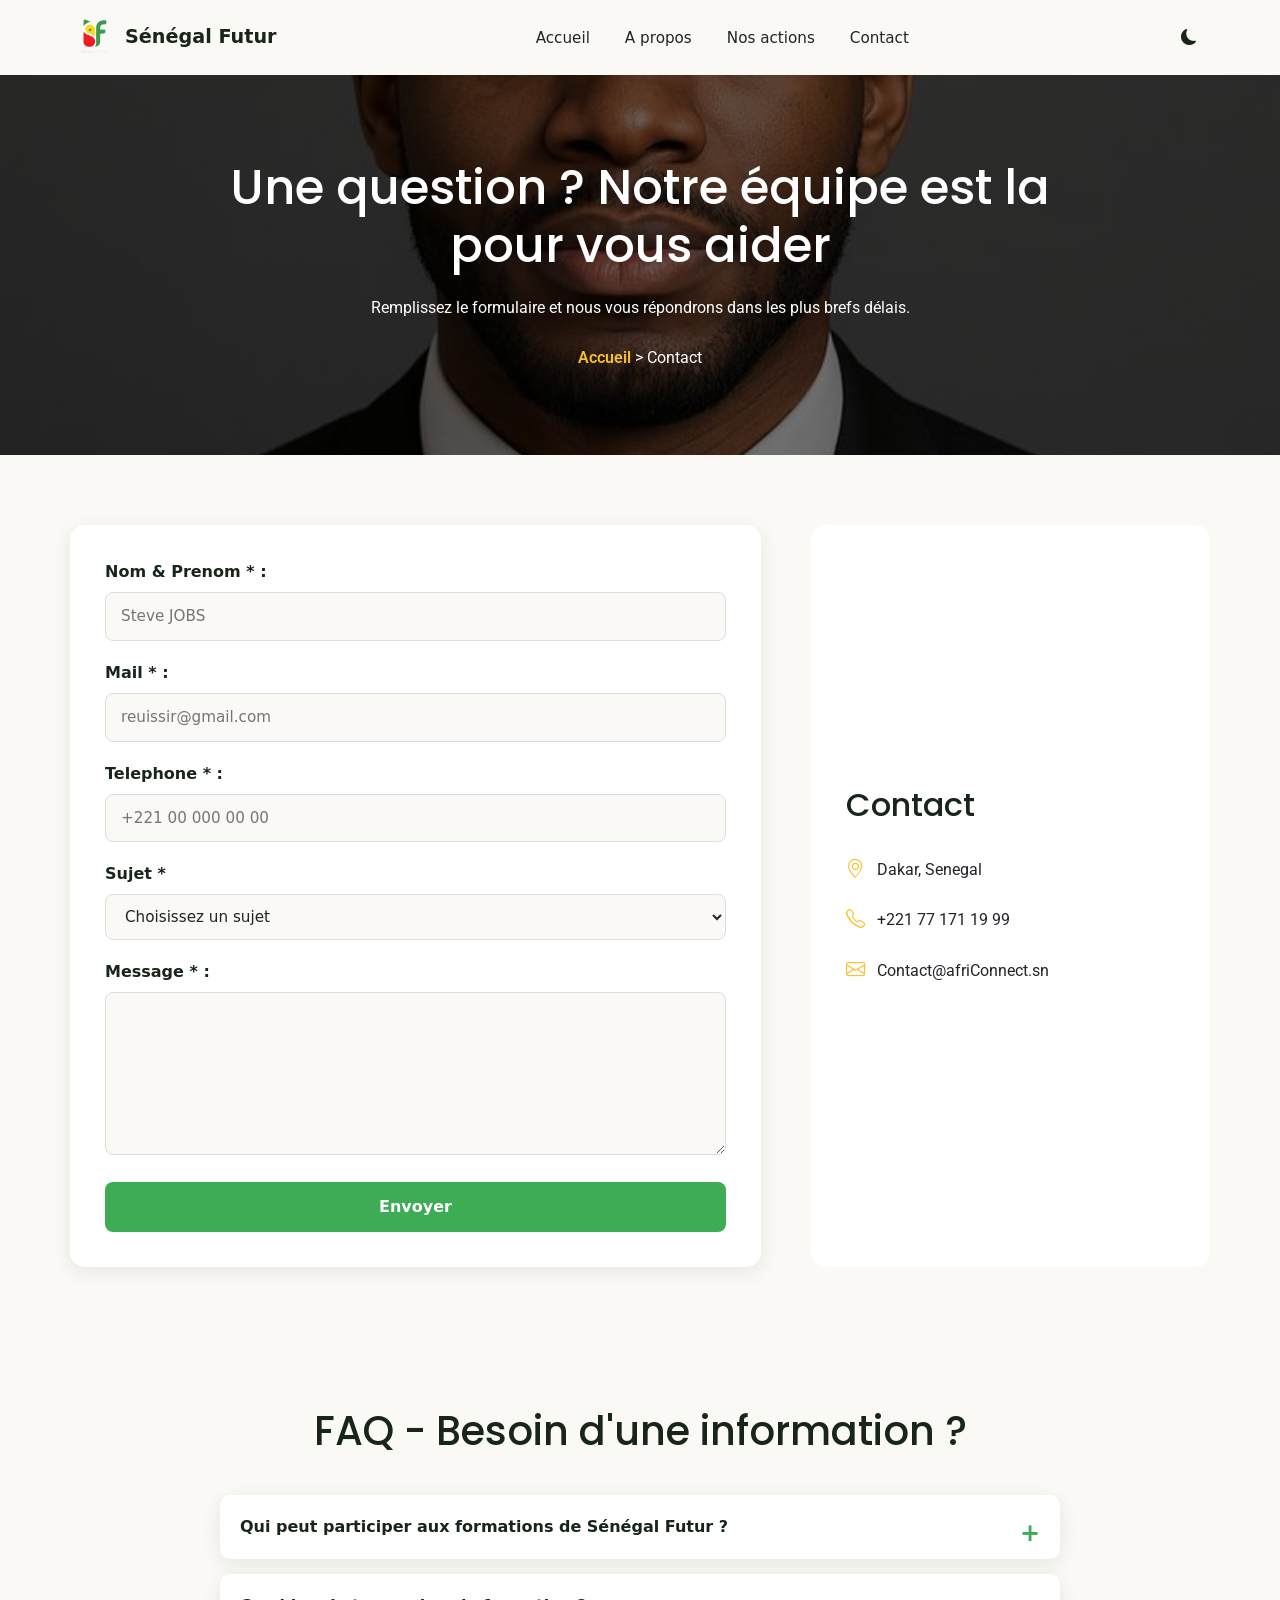
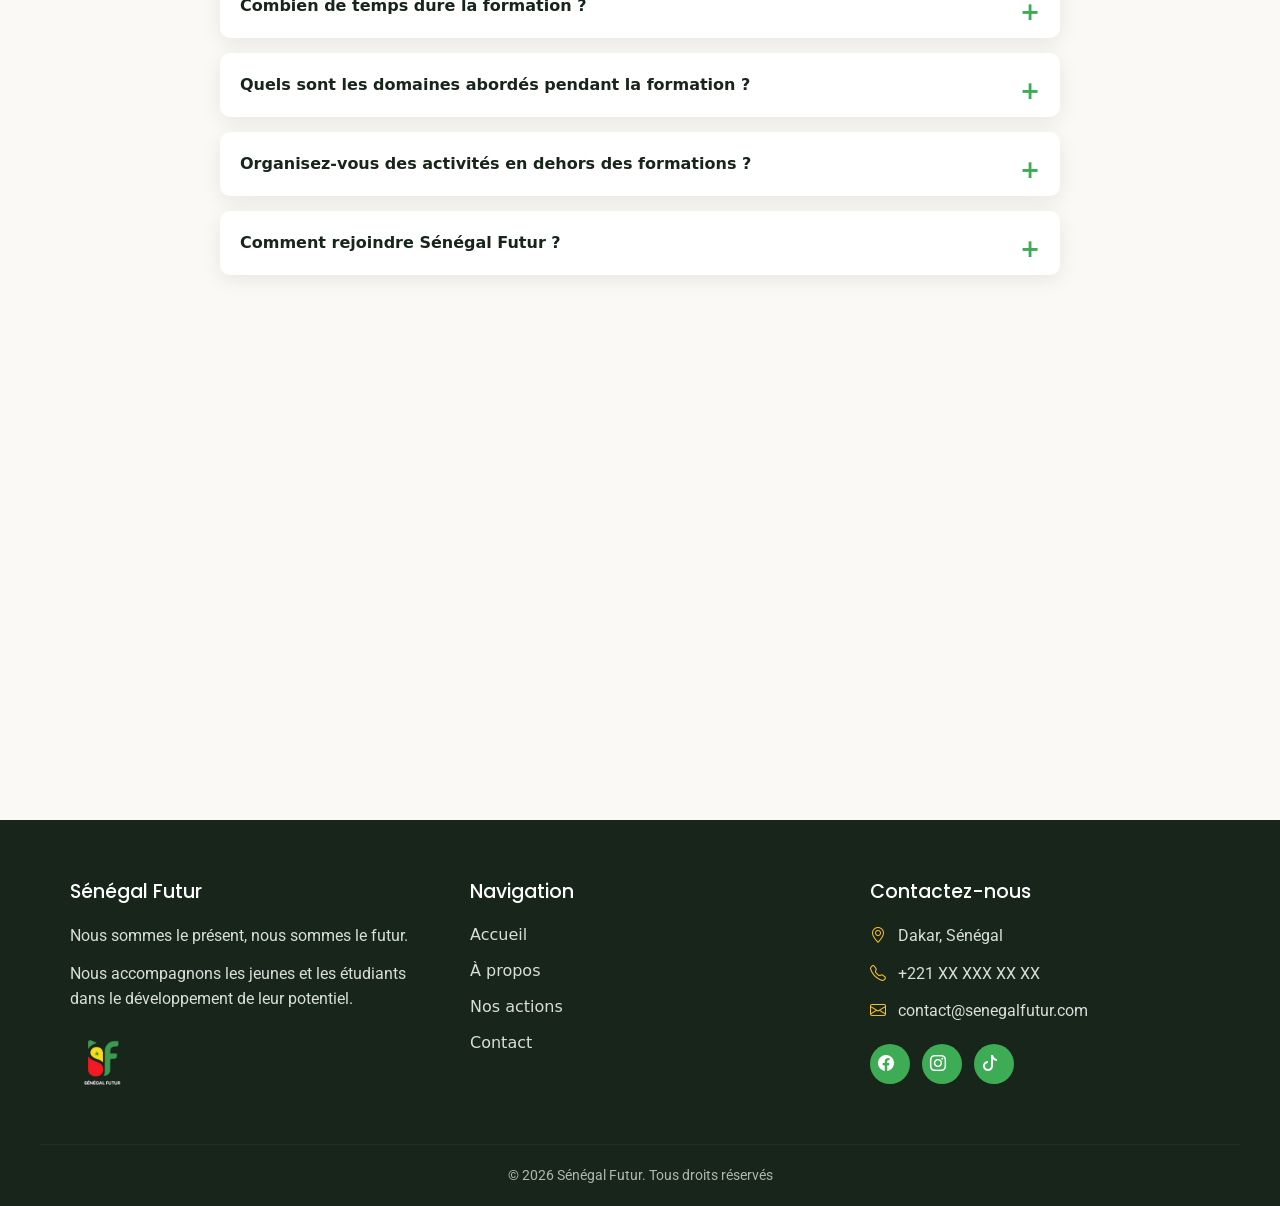
<file: contact.html>
<!DOCTYPE html>
<html lang="fr">
    <head>
        <meta charset="UTF-8">
        <meta name="viewport" content="width=device-width, initial-scale=1.0">
        <title>SenegalFutur — contact</title>

        <!-- Polices -->
        <link rel="preconnect" href="https://fonts.googleapis.com">
        <link rel="preconnect" href="https://fonts.gstatic.com" crossorigin>
        <link href="https://fonts.googleapis.com/css2?family=Poppins:ital,wght@0,100;0,200;0,300;0,400;0,500;0,600;0,700;0,800;0,900;1,100;1,200;1,300;1,400;1,500;1,600;1,700;1,800;1,900&family=Roboto:ital,wght@0,100..900;1,100..900&display=swap" rel="stylesheet">
        <!-- Bootstrap 5 via CDN : feuille de style -->
        <link href="https://cdn.jsdelivr.net/npm/bootstrap@5.3.0/dist/css/bootstrap.min.css" rel="stylesheet">
        <!--Bootstrap icon  -->
        <link rel="stylesheet" href="https://cdn.jsdelivr.net/npm/bootstrap-icons@1.13.1/font/bootstrap-icons.min.css">
        <link rel="stylesheet" href="css/style.css">
    </head>
    <body>
        <header>
            <nav>
                <div class="navbar">
                    <div class="logo">
                        <a href="index.html">
                            <img src="images/logo_Senegal_Futur-removebg-preview.png" alt="Senegal Futur">
                            Sénégal Futur
                        </a>
                    </div>
                    <ul class="menu">
                        <li><a href="index.html">Accueil</a></li>
                        <li><a href="about.html">A propos</a></li>
                        <li><a href="actions.html">Nos actions</a></li>
                        <li><a href="contact.html">Contact</a></li>
                    </ul>
                    <button class="btn-dark">
                        <i class="bi bi-moon-fill"></i>
                    </button>
                    <button class="menu-burger">
                        <i class="bi bi-list"></i>
                    </button>
                </div>
            </nav>
        </header>

        <main>
            <!-- Section Hero -->
            <section id="hero-contact">
                <div id="titre-hero-contact" class="fade-in">
                    <h1>Une question ? Notre équipe est la pour vous aider</h1>
                    <p>Remplissez le formulaire et nous vous répondrons dans les plus brefs délais.</p>
                    <p>
                        <a href="index.html">Accueil</a> > Contact
                    </p>
                </div>
            </section>


            <!-- Section FORMULAIRE -->
            <section id="formulaire">
                <div id="form-container">
                    <div id="form" class="slide-in-left">
                        <form action="" id="inscriptionForm">
                            <div class="div-form">
                                <label for="nom">Nom & Prenom * :</label>
                                <input type="text" id="nom" placeholder="Steve JOBS">
                                <span class="erreur" id="nomPrenomErreur"></span>
                            </div>
                            <div class="div-form">
                                <label for="mail">Mail * :</label>
                                <input type="email" id="mail" placeholder="reuissir@gmail.com">
                                <span class="erreur" id="mailErreur"></span>
                            </div>
                            <div class="div-form">
                                <label for="telephone">Telephone * :</label>
                                <input type="tel" name="telephone" id="telephone" placeholder="+221 00 000 00 00"> 
                                <span class="erreur" id="telErreur"></span>
                            </div>
                            <div class="div-form">
                                <label for="sujet">Sujet *</label>
                                <select name="sujet" id="sujet">
                                    <OPtion value="choix">Choisissez un sujet</OPtion>
                                    <option value="">Demande d'information</option>
                                    <option value="">Formation</option>
                                    <option value="">Partenariat</option>
                                    <option value="">Participation à une activité</option>
                                    <option value="">Autre</option>
                                </select>
                                <span class="erreur" id="sujetErreur"></span>
                            </div>
                            <div class="div-form">
                                <label for="message">Message * :</label>
                                <textarea name="message" id="message" rows="6" cols="35"></textarea>
                                <span class="erreur" id="messageErreur"></span>
                            </div>
                            <button id="btn-form" type="submit">Envoyer</button>
                        </form>
                        <div id="confirmation" class="success"></div>

                    </div>
                    <div id="div-contact" class="slide-in-right">  
                        <h2>Contact</h2>
                        <p><i class="bi bi-geo-alt"></i>Dakar, Senegal</p>
                        <p><i class="bi bi-telephone"></i>+221 77 171 19 99</p>
                        <p><i class="bi bi-envelope"></i>Contact@afriConnect.sn</p>
                    </div>
                </div>
            </section>


            <!-- Section FAQ -->
            <section id="FAQ">
                <h2>FAQ - Besoin d'une information ?</h2>

                <div class="faq-item fade-in">
                    <input type="checkbox" id="faq1">
                    <label for="faq1">
                        Qui peut participer aux formations de Sénégal Futur ?
                    </label>

                    <div class="faq-content">
                        <p>
                            Nos formations s’adressent principalement aux jeunes et aux étudiants souhaitant 
                            développer leur prise de parole, leur leadership et leur développement personnel.
                        </p>
                    </div>
                </div>

                <div class="faq-item fade-in">
                    <input type="checkbox" id="faq2">
                    <label for="faq2">
                        Combien de temps dure la formation ?
                    </label>
                    
                    <div class="faq-content">
                        <p>
                            La formation classique s’étend sur 4 mois, avec une progression en plusieurs phases : 
                            théorie, pratique, leadership et développement personnel.
                        </p>
                    </div>
                </div>

                <div class="faq-item fade-in">
                    <input type="checkbox" id="faq3">
                    <label for="faq3">
                        Quels sont les domaines abordés pendant la formation ?
                    </label>
                    
                    <div class="faq-content">
                        <p>
                            Les participants travaillent notamment sur la prise de parole, 
                            l’éloquence, le leadership, la confiance en soi et le développement personnel.
                        </p>
                    </div>
                </div>

                <div class="faq-item fade-in">
                    <input type="checkbox" id="faq4">
                    <label for="faq4">
                        Organisez-vous des activités en dehors des formations ?
                    </label>
                    
                    <div class="faq-content">
                        <p>
                            Oui. Sénégal Futur organise également des panels, tables rondes, 
                            concours d’éloquence, rencontres et journées d’éloquence.
                        </p>
                    </div>
                </div>

                <div class="faq-item fade-in">
                    <input type="checkbox" id="faq5">
                    <label for="faq5">
                        Comment rejoindre Sénégal Futur ?
                    </label>
                    
                    <div class="faq-content">
                        <p>
                            Pour obtenir des informations sur les prochaines formations ou activités, 
                            vous pouvez nous contacter directement via notre formulaire de contact ou nos réseaux sociaux.
                        </p>
                    </div>
                </div>
            </section>


            <!-- Section iframe -->
            <section id="iframe">
                <iframe src="https://www.google.com/maps/embed?pb=!1m18!1m12!1m3!1d3858.5187823338842!2d-17.200932724891157!3d14.739777385763217!2m3!1f0!2f0!3f0!3m2!1i1024!2i768!4f13.1!3m3!1m2!1s0xec19feb37b00737%3A0xcc39a5adb92c7ea7!2sCentre%20des%20Expositions%20a%20Diamniadio%20(C.I.C.A.D)!5e0!3m2!1sfr!2ssn!4v1783547538819!5m2!1sfr!2ssn" width="400" height="300" style="border:0;" allowfullscreen="" loading="lazy" referrerpolicy="strict-origin-when-cross-origin"></iframe>
            </section>
        </main>
         
        <footer>
            <div class="footer-container">

                <div class="footer-column fade-in">
                    <h3>Sénégal Futur</h3>
                    <p>
                        Nous sommes le présent, nous sommes le futur.
                    </p>
                    <p>
                        Nous accompagnons les jeunes et les étudiants
                        dans le développement de leur potentiel.
                    </p>
                    <img src="images/logo_Senegal_Futur-removebg-preview.png" alt="Logo Sénégal Futur">
                </div>

                <div class="footer-column fade-in">
                    <h3>Navigation</h3>
                    <ul>
                        <li><a href="index.html">Accueil</a></li>
                        <li><a href="about.html">À propos</a></li>
                        <li><a href="actions.html">Nos actions</a></li>
                        <li><a href="contact.html">Contact</a></li>
                    </ul>
                </div>

                <div class="footer-column fade-in">
                    <h3>Contactez-nous</h3>
                    <p><i class="bi bi-geo-alt"></i> Dakar, Sénégal</p>
                    <p><i class="bi bi-telephone"></i> +221 XX XXX XX XX</p>
                    <p><i class="bi bi-envelope"></i> contact@senegalfutur.com</p>

                    <div class="social-links">
                        <a href="#"><i class="bi bi-facebook"></i></a>
                        <a href="#"><i class="bi bi-instagram"></i></a>
                        <a href="#"><i class="bi bi-tiktok"></i></a>
                    </div>
                </div>

            </div>
            <hr>
            <div class="footer-bottom fade-in">
                <p>
                    © <span id="annee"></span> Sénégal Futur. Tous droits réservés
                </p>
            </div>

            <!-- Bouton retour en haut -->
            <button id="btn-Top">
                <i class="bi bi-arrow-up-short"></i>
            </button>
        </footer>

        <!-- Bootstrap 5 via CDN : script JavaScript -->
        <script src="https://cdn.jsdelivr.net/npm/bootstrap@5.3.0/dist/js/bootstrap.bundle.min.js"></script>
        <!-- Script JavaScript -->
        <script src="js/main.js"></script>
    </body>
</html>
</file>
<file: css/style.css>
/* ====== Variables ====== */
:root{
    /* Couleurs */
    --primary-color:#3EAB55;        /*Couleur principale*/
    --secondary-color: #FBC02D;      /*Couleur secondaire*/
    --background-color:#FAF9F5;      /*Couleur de fond*/
    --card-color:#FFFFFF;            /*Couleur des cartes*/
    --text-color: #212529;        /*Couleur paragraphe*/
    --titre-color: #18251B;
    --accent-color: #E52D35;

    /* TYPOGRAPHIE */
    --title-font:"Poppins", sans-serif;
    --text-font:"Roboto", sans-serif;

    /* ESPACEMENTS */
    --gap:1rem;  

    /* Border Radius */
    --radius-md:10px;
    --radius-lg:20px;
    --radius-xl:30px;
}

/* ===== Variables du mode sombre ===== */
[data-theme="dark"] {
    --primary-color: #4DBB63;       
    --secondary-color: #FFD54F;     
    --background-color: #121814;    
    --card-color: #1C241F;          
    --text-color: #D8DED9;          
    --titre-color: #F5F7F5;         
    --accent-color: #EF4B52;        
}

/*==== Reset + base ====*/
*{
    margin: 0;
    padding: 0;
    box-sizing: border-box;         /* Les bordures et paddings sont inclus dans la taille de l'element */
}
body{
    background-color: var(--background-color);
}
h1, h2, h3{
    font-family: var(--title-font);
}
h2, h3{
    color: var(--titre-color);
}
p{
    font-family: var(--text-font);
    color: var(--text-color);
}

/* =========================
   NAVBAR
========================= */
header {
    position: sticky;   /*permet à  l'élément de rester visible à l’écran lorsqu'on fait défiler la page*/
    top: 0;
    z-index: 1000;
    width: 100%;
    background-color: var(--background-color);
}
nav {
    width: 100%;
}
.navbar {
    max-width: 1200px;
    height: 75px;
    margin: 0 auto;
    padding: 0 30px;
    display: flex;
    align-items: center;
    justify-content: space-between;
}
/* Changement de style du navbar au scroll */
.navbar-scroll{
    border-bottom: 1px solid rgba(0, 0, 0, 0.139);
}
.logo a {
    display: flex;
    align-items: center;
    gap: 10px;
    color: var(--titre-color);
    text-decoration: none;
    font-size: 1.2rem;
    font-weight: 700;
}
.accent{
    color: var(--primary-color);
}
.logo img {
    width: 45px;
    height: 45px;
    object-fit: contain;    /* permet à l'image de s'adapter à la taille de son conteneur.*/
}
.menu {
    display: flex;
    align-items: center;
    gap: 35px;
    list-style: none;
    margin: 0;
    padding: 0;
}
.menu a {
    position: relative;
    color: var(--text-color);
    text-decoration: none;
    font-size: 0.95rem;
    font-weight: 500;

    transition: color 0.3s ease;
}
/* Effet au survol */
.menu a::after {    /* pseudo-élément, il crée un élément virtuel (soulignement) */
    content: "";
    position: absolute;
    left: 0;
    bottom: -8px;
    width: 0;
    height: 2px;
    background-color: var(--primary-color);
    transition: width 0.3s ease;
}
.menu a:hover {
    color: var(--primary-color);
}
.menu a:hover::after {
    width: 100%;
}
.btn-dark {
    width: 42px;
    height: 42px;
    display: flex;
    align-items: center;
    justify-content: center;
    border: none;
    border-radius: 50%;
    background-color: var(--background-color);
    color: var(--titre-color);
    cursor: pointer;
    font-size: 1rem;
    transition: all 0.3s ease;
}
.btn-dark:hover {
    background-color: var(--primary-color);
    color: white;
}
.menu-burger {
    display: none;  /*Pour cacher l'icone*/
    width: 42px;
    height: 42px;
    align-items: center;
    justify-content: center;
    border: none;
    background: transparent;
    color: var(--titre-color);
    font-size: 1.6rem;
    cursor: pointer;
}


/* ======== Page 1 Accueil ======== */
/*=== Section Hero ===*/
#hero-style {
    min-height: 100vh;
    max-width: 1200px;
    margin: 0 auto;
    padding: 60px 30px;
    display: flex;
    align-items: center;
    justify-content: space-between;
    gap: 60px;
}
#hero-style .titre {
    flex: 1;    /*permet à l'élément de prendre l'espace disponible restant.*/
    max-width: 650px;
}
#hero-style .badge {
    display: inline-block;
    margin-bottom: 20px;
    padding: 8px 14px;
    background-color: var(--primary-color) !important;
    font-size: 0.85rem;
    font-weight: 600;
}
#hero-style h1 {
    margin: 0 0 20px;
    color: var(--titre-color);
    font-size: clamp(2.5rem, 5vw, 4.5rem);  /*La taille s'adapte automatiquement à la largeur de l'écran*/
    line-height: 1.1;
    font-weight: 700;
}
#hero-style h2 {
    margin-bottom: 30px;
    color: var(--text-color);
    font-size: 1.1rem;
    line-height: 1.7;
    font-weight: 400;
    max-width: 600px;
}
#btn-hero {
    display: flex;
    align-items: center;
    gap: 15px;
    margin-bottom: 45px;
}
#btn-hero a {
    display: inline-block;
    padding: 13px 22px;
    border-radius: 6px;
    text-decoration: none;
    font-weight: 600;
    transition: all 0.3s ease;
}
/* Premier bouton */
#btn-hero a:first-child {   /*pseudo classe : 1er enfent*/
    background-color: var(--primary-color);
    color: white;
}
#btn-hero a:first-child:hover {
    transform: translateY(-3px);
}
/* Deuxième bouton */
#btn-hero a:last-child {    /*pseudo classe : dernier enfent*/
    border: 2px solid var(--primary-color);
    color: var(--primary-color);
}
#btn-hero a:last-child:hover {
    background-color: var(--primary-color);
    color: white;
    transform: translateY(-3px);
}
#stats {
    display: flex;
    align-items: center;
    gap: 50px;
}
#stats div {
    text-align: left;
}
#stats h3 {
    margin: 0 0 5px;
    color: var(--primary-color);
    font-size: 1.8rem;
    font-weight: 700;
}
#stats p {
    margin: 0;
    font-size: 0.9rem;
}
#hero-style > img {
    width: 45%;
    max-width: 500px;
    height: 550px;
    object-fit: cover;
    border-radius: var(--radius-lg);
}

/*=== Section Notre Mission ===*/
#mission {
    max-width: 1200px;
    margin: 0 auto;
    padding: 60px 30px;
    display: flex;
    align-items: center;
    justify-content: space-between;
    gap: 60px;
}
#mission > div {
    flex: 1;    /*permet à l'élément de prendre l'espace disponible restant.*/
}
#mission h2 {
    margin-bottom: 20px;
    font-size: 2.5rem;
    font-weight: 700;
}
#mission p {
    margin: 0;
    font-size: 1rem;
    line-height: 1.8;
}
#mission > img {
    width: 45%;
    height: 400px;
    object-fit: cover;
    border-radius: 15px;
}

/*=== Section Pourquoi participer ===*/
#pourqoui {
    max-width: 1200px;
    margin: 0 auto;
    padding: 60px 30px;
}
#pourquoi > h2 {
    margin-bottom: 40px;
    text-align: center;
    font-size: 2.5rem;
}
#container-pourquoi {
    display: flex;
    gap: 30px;
    margin: 0 2em;
}
#container-pourquoi > div {
    flex: 1;    /*permet à l'élément de prendre l'espace disponible restant.*/
    padding: 35px 25px;
    background-color: var(--card-color);
    border-radius: 12px;
    text-align: center;
    box-shadow: 0 5px 20px rgba(0, 0, 0, 0.08);
    transition: transform 0.3s ease;
}
#container-pourquoi > div:hover {
    transform: translateY(-8px);
}
#container-pourquoi i {
    display: inline-flex;
    align-items: center;
    justify-content: center;
    width: 60px;
    height: 60px;
    margin-bottom: 20px;
    border-radius: 50%;
    background-color: var(--primary-color);
    color: white;
    font-size: 1.6rem;
}
#container-pourquoi h3 {
    margin-bottom: 12px;
}
#container-pourquoi p {
    margin: 0;
    line-height: 1.6;
}

/*=== Section Nos formations ===*/
#formation {
    max-width: 1200px;
    margin: 0 auto;
    padding: 60px 30px;
}
#formation > h2 {
    margin-bottom: 10px;
    text-align: center;
    font-size: 2.5rem;
}
#formation > p {
    margin-bottom: 40px;
    text-align: center;
}
#container-formation {
    display: grid;
    grid-template-columns: repeat(2, 1fr);
    gap: 30px;
}
.formation-child {
    background-color: var(--card-color);
    border-radius: 15px;
    overflow: hidden;
    box-shadow: 0 5px 20px rgba(0, 0, 0, 0.08);
    transition: transform 0.3s ease, box-shadow 0.3s ease;
}
.formation-child:hover {
    transform: translateY(-8px);
    box-shadow: 0 10px 25px rgba(0, 0, 0, 0.12);
}
.formation-child img {
    width: 100%;
    height: 250px;
    object-fit: cover;
}
.formation-child h3,
.formation-child p,
.formation-child a {
    margin-left: 25px;
    margin-right: 25px;
}
.formation-child h3 {
    margin-top: 25px;
    margin-bottom: 15px;
    font-size: 1.4rem;
}
.formation-child p {
    margin-bottom: 20px;
    line-height: 1.7;
}
.formation-child a {
    display: inline-block;
    margin-bottom: 25px;
    padding: 10px 18px;
    background-color: var(--primary-color);
    color: white;
    border-radius: 6px;
    text-decoration: none;
    font-weight: 600;
    transition: all 0.3s ease;
}
.formation-child a:hover {
    background-color: var(--accent-color);
    transform: translateY(-3px);
}

/*=== Témoignage ===*/
#Temoignage {
    max-width: 1200px;
    margin: 0 auto;
    padding: 60px 30px;
}
#Temoignage > h2 {
    margin-bottom: 10px;
    text-align: center;
    font-size: 2.5rem;
}
#Temoignage > p {
    max-width: 700px;
    margin: 0 auto 40px;
    text-align: center;
    line-height: 1.6;
}
#container-temoignage {
    display: flex;
    justify-content: space-between;
    gap: 30px;
}
.Temoignage-child {
    flex: 1;    /*permet aux cartes de se partager équitablement l'espace disponible.*/
    padding: 30px;
    background-color: var(--card-color);
    border-radius: 15px;
    box-shadow: 0 5px 20px rgba(0, 0, 0, 0.08);
    transition: transform 0.3s ease, box-shadow 0.3s ease;
}
.Temoignage-child:hover {
    transform: translateY(-8px);
    box-shadow: 0 10px 25px rgba(0, 0, 0, 0.12);
}
.Temoignage-child > p:first-child {
    margin-bottom: 20px;
}
.Temoignage-child blockquote {
    margin: 0;
}
.Temoignage-child blockquote > p:first-child {
    margin-bottom: 20px;
    font-size: 0.95rem;
    line-height: 1.7;
    font-style: italic;
}
.Temoignage-child h3 {
    margin-bottom: 5px;
    font-size: 1.1rem;
}
.Temoignage-child blockquote > p:last-child {
    margin: 0;
    font-size: 0.85rem;
}

/*=== Section CTA ===*/
#CTA {
    margin: 60px auto;
    padding: 60px 30px;
    max-width: 1100px;
    background-color: var(--primary-color);
    border-radius: 20px;
    text-align: center;
}
#CTA p {
    max-width: 750px;
    margin: 0 auto 30px;
    color: white;
    font-size: 1.2rem;
    line-height: 1.7;
}
#CTA a {
    display: inline-block;
    padding: 13px 25px;
    background-color: var(--secondary-color);
    color: var(--titre-color);
    border-radius: 6px;
    text-decoration: none;
    font-weight: 600;
    transition: all 0.3s ease;
}
#CTA a:hover {
    transform: translateY(-3px);
    background-color: white;
}

/*=== Footer ===*/
footer {
    background-color: var(--titre-color);
    color: white;
    padding-top: 60px;
}
.footer-container {
    max-width: 1200px;
    margin: 0 auto;
    padding: 0 30px 50px;
    display: flex;
    justify-content: space-between;
    gap: 60px;
}
.footer-column {
    flex: 1;
}
.footer-column:first-child {
    max-width: 400px;
}
.footer-column h3 {
    margin-bottom: 20px;
    color: white;
    font-size: 1.2rem;
}
.footer-column p {
    margin-bottom: 12px;
    color: #d8ded9;     /*question : pourquoi couleur hors palette ?*/
    line-height: 1.6;
}
.footer-column img {
    width: 60px;
    height: 60px;
    margin-top: 10px;
    object-fit: contain;
}
.footer-column ul {
    list-style: none;
    margin: 0;
    padding: 0;
}
.footer-column ul li {
    margin-bottom: 12px;
}
.footer-column ul li a {
    color: #d8ded9;
    text-decoration: none;
    transition: color 0.3s ease;
}
.footer-column ul li a:hover {
    color: var(--secondary-color);
}
.footer-column i {
    margin-right: 8px;
    color: var(--secondary-color);
}
.social-links {
    display: flex;
    gap: 12px;
    margin-top: 20px;
}
.social-links a {
    width: 40px;
    height: 40px;
    display: inline-flex;
    align-items: center;
    justify-content: center;
    border-radius: 50%;
    background-color: var(--primary-color);
    text-decoration: none;
    transition: all 0.3s ease;
}
.social-links a i{
    color: white;
    transition: all 0.3s ease;
}
.social-links a i:hover{
    color: var(--titre-color);
}
.social-links a:hover {
    background-color: var(--secondary-color);
    transform: translateY(-3px);
}
footer hr {
    max-width: 1200px;
    margin: 0 auto;
    border: none;
    border-top: 1px solid rgba(255, 255, 255, 0.15);
}
.footer-bottom {
    max-width: 1200px;
    margin: 0 auto;
    padding: 20px 30px;
    text-align: center;
}
.footer-bottom p {
    margin: 0;
    color: #aeb6b0;
    font-size: 0.9rem;
}
/* BOUTON RETOUR EN HAUT */
#btn-Top {
    position: fixed;
    right: 25px;
    bottom: 25px;
    width: 45px;
    height: 45px;
    display: flex;
    align-items: center;
    justify-content: center;
    border: none;
    border-radius: 50%;
    background-color: var(--primary-color);
    color: white;
    font-size: 1.5rem;
    cursor: pointer;
    transition: all 0.3s ease;
}
#btn-Top:hover {
    background-color: var(--secondary-color);
    color: var(--titre-color);
    transform: translateY(-4px);
}


/*========== Page 2 A propos ==========*/
/*=== Section hero ===*/
#histoire {
    max-width: 1200px;
    margin: 0 auto;
    padding: 70px 30px;
    display: flex;
    align-items: center;
    justify-content: space-between;
    gap: 60px;
}
#histoire-texte {
    flex: 1;    /*Le bloc prend l'espace disponible*/
}
#histoire-texte h2 {
    margin-bottom: 20px;
    font-size: 2.5rem;
}
#histoire-texte p {
    line-height: 1.8;
    font-size: 1rem;
}
#histoire_img {
    flex: 0 0 45%;
}
#histoire_img img {
    width: 100%;
    height: 400px;
    object-fit: cover;
    border-radius: 15px;
    display: block;
}
#histoire_img img {
    transition: transform 0.3s ease;
}
#histoire_img img:hover {
    transform: scale(1.02);
}

/*=== Section Note équipe ===*/
#notre-equipe {
    max-width: 1200px;
    margin: 0 auto;
    padding: 70px 30px;
}
#notre-equipe > h2 {
    margin-bottom: 10px;
    text-align: center;
    font-size: 2.5rem;
}
#notre-equipe > p {
    max-width: 700px;
    margin: 0 auto 45px;
    text-align: center;
    line-height: 1.6;
}
#equipe-container {
    display: grid;
    grid-template-columns: repeat(3, 1fr);
    gap: 30px;
    margin: 0px 5rem;
}
.equipe-child {
    margin-top: 1rem;
    padding-bottom: 25px;
    background-color: var(--card-color);
    /* border: 1px solid var(--text-color); */
    border-radius: 15px;
    text-align: center;
    box-shadow: 0 5px 20px rgba(0, 0, 0, 0.08);
    transition: transform 0.3s ease, box-shadow 0.3s ease;
}
.equipe-child:hover {
    transform: translateY(-8px);
    box-shadow: 0 12px 30px rgba(0, 0, 0, 0.15);
}
.equipe-child img {
    width: 100%;
    object-fit: cover;
    border-radius: 15px 15px 0 0;
    margin-bottom: 20px;
}
.equipe-child h3 {
    margin-bottom: 8px;
    font-size: 1.15rem;
}
.equipe-child p {
    margin: 0;
    font-size: 0.9rem;
    line-height: 1.5;
}

/*=== Section nos valeurs ===*/
#nos-valeur {
    max-width: 1200px;
    margin: 0 auto;
    padding: 70px 30px;
}
#titre-valeur {
    text-align: center;
    margin-bottom: 45px;
}
#titre-valeur h2 {
    margin-bottom: 10px;
    font-size: 2.5rem;
}
#titre-valeur p {
    line-height: 1.6;
}
#valeur-container {
    display: flex;
    justify-content: space-between;
    gap: 30px;
}
.valeur-child {
    flex: 1;
    padding: 30px 25px;
    background-color: var(--card-color);
    border-radius: 15px;
    text-align: center;
    box-shadow: 0 5px 20px rgba(0, 0, 0, 0.08);
    transition: transform 0.3s ease, box-shadow 0.3s ease;
}
.valeur-child:hover {
    transform: translateY(-8px);
    box-shadow: 0 12px 30px rgba(0, 0, 0, 0.15);
}
.valeur-child > i {
    width: 60px;
    height: 60px;
    display: inline-flex;
    align-items: center;
    justify-content: center;
    margin-bottom: 20px;
    border-radius: 50%;
    background-color: var(--primary-color);
    color: white;
    font-size: 1.5rem;
}
.valeur-child h3 {
    margin-bottom: 12px;
    font-size: 1.2rem;
}
.valeur-child p {
    margin: 0;
    line-height: 1.6;
    font-size: 0.95rem;
}

/*=== Section Chiffre clés ===*/
#Chiffre-cles {
    max-width: 1200px;
    margin: 0 auto;
    padding: 70px 30px;
}
#Chiffre-cles > h2 {
    margin-bottom: 45px;
    text-align: center;
    font-size: 2.5rem;
}
#Chiffre-container {
    display: grid;
    grid-template-columns: repeat(3, 1fr);
    gap: 30px;
}
.Chiffre-child {
    padding: 40px 25px;
    background-color: var(--primary-color);
    border-radius: 15px;
    text-align: center;
    transition: transform 0.3s ease, box-shadow 0.3s ease;
}
.Chiffre-child:hover {
    transform: translateY(-8px);
    box-shadow: 0 12px 30px rgba(0, 0, 0, 0.15);
}

.Chiffre-child h3 {
    margin-bottom: 10px;
    color: white;
    font-size: 2.8rem;
    font-weight: 700;
}
.Chiffre-child p {
    margin: 0;
    color: white;
    font-size: 1rem;
}


/*========== Page 3 : Nos actions ===========*/
/*=== Section hero ===*/
#nos-action {
    padding: 0;
}
#hero-action {
    min-height: 350px;
    display: flex;
    flex-direction: column;
    align-items: center;
    justify-content: center;
    padding: 60px 30px;
    text-align: center;
    background-image: linear-gradient(rgba(0, 0, 0, 0.55),rgba(0, 0, 0, 0.55)),url("../images/koffi_Mensa.jpg");
    background-size: cover;
    background-position: center;
}
#hero-action h1 {
    max-width: 850px;
    margin-bottom: 20px;
    color: white;
    font-size: 3rem;
    line-height: 1.2;
}
#hero-action p {
    margin: 0;
    color: white;
    font-size: 1rem;
}
#hero-action p a {
    color: var(--secondary-color);
    text-decoration: none;
    font-weight: 600;
    transition: color 0.3s ease;
}
#hero-action p a:hover {
    color: white;
}

/*=== Section Nos formations ===*/
#nos-formation {
    max-width: 1200px;
    margin: 0 auto;
    padding: 70px 30px;
}
#nos-formation > h2 {
    margin-bottom: 45px;
    text-align: center;
    font-size: 2.5rem;
}
#formation-container {
    display: grid;
    grid-template-columns: repeat(2, 1fr);
    gap: 30px;
}
.nos-formation-child {
    overflow: hidden;
    background-color: var(--card-color);
    border-radius: 15px;
    box-shadow: 0 5px 20px rgba(0, 0, 0, 0.08);
    transition: transform 0.3s ease, box-shadow 0.3s ease;
}
.nos-formation-child:hover {
    transform: translateY(-8px);
    box-shadow: 0 12px 30px rgba(0, 0, 0, 0.15);
}
.nos-formation-child img {
    width: 100%;
    height: 250px;
    display: block;
    object-fit: cover;
}
.nos-formation-child h3,
.nos-formation-child p,
.nos-formation-child .badge {
    margin-left: 25px;
    margin-right: 25px;
}
.nos-formation-child h3 {
    margin-top: 25px;
    margin-bottom: 12px;
    font-size: 1.4rem;
}
.nos-formation-child p {
    margin-bottom: 20px;
    line-height: 1.7;
}
.nos-formation-child .badge {
    display: inline-block;
    margin-bottom: 25px;
    padding: 8px 14px;
    background-color: var(--secondary-color);
    color: var(--titre-color);
    border-radius: 20px;
    font-size: 0.85rem;
    font-weight: 600;
}

/*=== Section nos activités ===*/
#nos-activites {
    max-width: 1200px;
    margin: 0 auto;
    padding: 70px 30px;
}
#nos-activites > h2 {
    margin-bottom: 45px;
    text-align: center;
    color: var(--titre-color);
    font-size: 2.5rem;
}
#activite-container {
    display: grid;
    grid-template-columns: repeat(3, 1fr);
    gap: 30px;
}
.activite-child {
    overflow: hidden;
    background-color: var(--card-color);
    border-radius: 15px;
    text-align: center;
    box-shadow: 0 5px 20px rgba(0, 0, 0, 0.08);
    transition: transform 0.3s ease, box-shadow 0.3s ease;
}
.activite-child:hover {
    transform: translateY(-8px);
    box-shadow: 0 12px 30px rgba(0, 0, 0, 0.15);
}
.activite-child img {
    width: 100%;
    height: 220px;
    display: block;
    object-fit: cover;
}
.activite-child > i {
    width: 55px;
    height: 55px;
    display: inline-flex;
    align-items: center;
    justify-content: center;
    margin-top: 20px;
    border-radius: 50%;
    background-color: var(--primary-color);
    color: white;
    font-size: 1.4rem;
}
.activite-child h3 {
    margin: 20px 20px 10px;
    font-size: 1.2rem;
}
.activite-child p {
    margin: 0 20px 25px;
    line-height: 1.6;
    font-size: 0.95rem;
}

/*=== Section galerie ===*/
#galerie {
    max-width: 1200px;
    margin: 0 auto;
    padding: 70px 30px;
}
#galerie > h2 {
    margin-bottom: 45px;
    text-align: center;
    font-size: 2.5rem;
}
#galerie-container {
    display: flex;
    flex-wrap: wrap;
    gap: 20px;
}
#galerie-container img {
    width: calc(33.333% - 14px);
    height: 250px;
    object-fit: cover;
    border-radius: 12px;

    transition: transform 0.3s ease, box-shadow 0.3s ease;
}
#galerie-container img:hover {
    transform: scale(1.03);
    box-shadow: 0 10px 25px rgba(0, 0, 0, 0.15);
}


/*========== Page 4 : Contact ==========*/
/*=== Section hero ===*/
#hero-contact {
    min-height: 380px;
    display: flex;
    align-items: center;
    justify-content: center;
    padding: 60px 30px;
    text-align: center;
    background-image: linear-gradient(rgba(0, 0, 0, 0.55),rgba(0, 0, 0, 0.55)),url("../images/koffi_Mensa.jpg");
    background-size: cover;
    background-position: center;
}
#titre-hero-contact {
    max-width: 850px;
}
#titre-hero-contact h1 {
    margin-bottom: 20px;
    color: white;
    font-size: 3rem;
    line-height: 1.2;
}
#titre-hero-contact p {
    margin-bottom: 15px;
    color: white;
    line-height: 1.6;
}
#titre-hero-contact p:last-child {
    margin-top: 25px;
    margin-bottom: 0;
}
#titre-hero-contact p a {
    color: var(--secondary-color);
    text-decoration: none;
    font-weight: 600;
    transition: color 0.3s ease;
}
#titre-hero-contact p a:hover {
    color: white;
}

/*=== Section formulaire ===*/
#formulaire {
    max-width: 1200px;
    margin: 0 auto;
    padding: 70px 30px;
}
#form-container {
    display: flex;
    align-items: stretch;   /*permet aux éléments flexibles d'avoir avoir la même hauteur que le conteneur.*/
    justify-content: space-between;
    gap: 50px;
}
/* Colonne gauche : formulaire */
#form {
    flex: 1;
    background-color: var(--card-color);
    padding: 35px;
    border-radius: 15px;
    box-shadow: 0 5px 20px rgba(0, 0, 0, 0.08);
}
.div-form {
    margin-bottom: 20px;
}
.div-form label {
    display: block;
    margin-bottom: 8px;
    color: var(--titre-color);
    font-weight: 600;
}
.div-form input,
.div-form select,
.div-form textarea {
    width: 100%;
    padding: 12px 15px;
    border: 1px solid #ddd;
    border-radius: 8px;
    background-color: var(--background-color);
    color: var(--text-color);
    font-family: inherit;
    font-size: 0.95rem;
    outline: none;
    transition: border-color 0.3s ease, box-shadow 0.3s ease;
}
.div-form input:focus,
.div-form select:focus,
.div-form textarea:focus {
    border-color: var(--primary-color);
    box-shadow: 0 0 0 3px rgba(62, 171, 85, 0.12);
}
.div-form textarea {
    resize: vertical;   /*permet à l'utilisateur de redimensionner un le champ uniquement verticalement.*/
}
.erreur {
    display: block;
    margin-top: 5px;
    color: var(--accent-color);
    font-size: 0.90rem;
}
#btn-form {
    width: 100%;
    padding: 13px 20px;
    border: none;
    border-radius: 8px;
    background-color: var(--primary-color);
    color: white;
    font-size: 1rem;
    font-weight: 600;
    cursor: pointer;
    transition: background-color 0.3s ease, transform 0.3s ease;
}
#btn-form:hover {
    background-color: #318c45;
    transform: translateY(-2px);
}
/* Colonne droite : informations */
#div-contact {
    flex: 0 0 35%;
    padding: 35px;
    background-color: var(--card-color);
    color: white;
    border-radius: 15px;
    display: flex;
    flex-direction: column;
    justify-content: center;
}
#div-contact h2 {
    margin-bottom: 30px;
    /* color: white; */
    font-size: 2rem;
}
#div-contact p {
    display: flex;
    align-items: center;
    margin-bottom: 20px;
    /* color: white; */
    line-height: 1.6;
}
#div-contact p i {
    margin-right: 12px;
    color: var(--secondary-color);
    font-size: 1.2rem;
}

/*=== Section FAQ ===*/
#FAQ {
    max-width: 900px;
    margin: 0 auto;
    padding: 70px 30px;
}
#FAQ > h2 {
    margin-bottom: 40px;
    text-align: center;
    font-size: 2.5rem;
}
.faq-item {
    margin-bottom: 15px;
    border-radius: 10px;
    background-color: var(--card-color);
    box-shadow: 0 5px 20px rgba(0, 0, 0, 0.08);
    overflow: hidden;
}
/* On cache la checkbox */
.faq-item input {
    display: none;
}
/* Question */
.faq-item label {
    display: block;
    position: relative;
    padding: 20px 50px 20px 20px;
    color: var(--titre-color);
    font-weight: 600;
    cursor: pointer;
}
/* Le + */
.faq-item label::after {
    content: "+";
    position: absolute;
    right: 20px;
    font-size: 1.5rem;
    color: var(--primary-color);
    transition: transform 0.3s ease;
}
/* Réponse cachée */
.faq-content {
    max-height: 0;
    overflow: hidden;
    transition: max-height 0.4s ease;
}
.faq-content p {
    padding: 0 20px 20px;
    margin: 0;
    line-height: 1.7;
}
/* Quand la question est cochée */
.faq-item input:checked ~ .faq-content {
    max-height: 200px;
}
/* Le + devient × */
.faq-item input:checked + label::after {
    content: "×";
    transform: rotate(180deg);
}

/*=== Section iframe ===*/
#iframe{
    padding: 5rem 1.5rem;
    display: flex;
    justify-content: center;
}
iframe{
    width: 80%;
    border-radius: 15px;
}


/* ===== Animations fade-in, slide-in, zoom-in au scroll ===== */
.fade-in{
    opacity: 0;
    transition: opacity 1s ease;
}
.fade-in.fade-in-active{
    opacity: 1;
}
.slide-in-left{
    opacity: 0;
    transform: translatex(-50px);    /*50px a gauche*/
    transition: all 1s ease;        /*all, toute les propriétés de la section*/
}
.slide-in-left.slide-in-left-active{
    opacity: 1;
    transform: translatex(0);
}
.slide-in-right{
    opacity: 0;
    transform: translatex(50px);    /*50px a droite*/
    transition: all 1s ease;        /*all, toute les propriétés de la section*/
}
.slide-in-right.slide-in-right-active{
    opacity: 1;
    transform: translatex(0);
}
.zoom-in{
    opacity: 0;
    transform: scale(0.8);      /*réduit l'élément à 80% de sa taille*/
    transition: all 1s ease;
}
.zoom-in.zoom-in-active{
    opacity: 1;
    transform: scale(1);        /*1, taille normale 100%*/
}

/* ===========================================================
MEDIA QUERIES — Adaptations selon la taille de l'ecran
=========================================================== */

    /* ======== Page 1 : ACCUEIL ========= */
/* --- Mobile : ecrans de 767px et moins --- */
@media (max-width: 767px){
    /*=== Navbar ===*/
    .navbar {
        padding: 0 15px;
    }
    .logo a {
        font-size: 1.05rem;
    }
    .logo img {
        width: 40px;
        height: 40px;
    }
    .menu {
        display: none;  /* On cache le menu */
        flex-direction: column;
        position: absolute;
        top: 70px;
        left: 0;
        width: 100%;
        padding: 20px;
        background-color: var(--card-color);
    }
    .menu li{
        padding: 0.8rem 0;
    }
    .menu-burger {
        display: block;     /* On affiche le burger */
    }

    /* Activation du menu burger */
    .menu.nav-active{
        display: block;
    }

    .btn-dark {
        margin-left: auto;
        margin-right: 10px;
    }

    /*=== Section Hero ===*/
    #hero-style {
        min-height: auto;
        padding: 50px 20px;

        flex-direction: column;
        align-items: stretch;
    }
    #hero-style .titre {
        max-width: 100%;
    }
    #hero-style h1 {
        font-size: 2.5rem;
    }
    #hero-style h2 {
        font-size: 1rem;
    }
    #btn-hero {
        flex-direction: column;
        align-items: stretch;
        margin-bottom: 35px;
    }
    #btn-hero a {
        text-align: center;
    }
    #hero-style .titre > div:last-child {
        justify-content: space-between;
        gap: 15px;
    }
    #hero-style h3 {
        font-size: 1.5rem;
    }
    #hero-style .titre > div:last-child p {
        font-size: 0.8rem;
    }
    #hero-style > img {
        width: 100%;
        height: 350px;
        max-width: none;
    }

    /* Section Notre mission ===*/
    #mission {
        flex-direction: column;
        padding: 50px 20px;
        gap: 35px;
    }
    #mission > div {
        width: 100%;
    }
    #mission h2 {
        /* text-align: center; */
        font-size: 2rem;
    }
    #mission > img {
        width: 100%;
        height: 300px;
    }

    /*=== Pourquoi Participe ===*/
    #pourquoi {
        padding: 50px 20px;
    }
    #pourquoi > h2 {
        font-size: 2rem;
    }
    #container-pourquoi {
        flex-direction: column;
        gap: 20px;
        margin: 0;
    }
    #container-pourquoi > div {
        width: 100%;
    }

    /*=== Section Nos formations ===*/
    #formation {
        padding: 50px 20px;
    }
    #formation > h2 {
        font-size: 2rem;
    }
    #container-formation {
        grid-template-columns: 1fr;
    }
    .formation-child img {
        height: 220px;
    }

    /*=== Section temoignage ===*/
    #Temoignage {
        padding: 50px 20px;
    }
    #Temoignage > h2 {
        font-size: 2rem;
    }
    #container-temoignage {
        flex-direction: column;
    }
    .Temoignage-child {
        width: 100%;
    }

    /*=== Section CTA ===*/
    #CTA {
        margin: 40px 20px;
        padding: 45px 15px;
    }
    #CTA p {
        font-size: 1rem;
    }

    /*=== Footer ===*/
    .footer-container {
        flex-direction: column;
        gap: 40px;
    }
    .footer-column {
        width: 100%;
    }
    .footer-column:first-child {
        max-width: none;
    }
}
/* --- TABLETTE : ecrans compris entre 768px et 1023px --- */
@media (min-width: 768px) and (max-width: 1023px){
    .navbar {
        height: 70px;
        padding: 0 20px;
    }
    .menu {
        display: none;  /* On cache le menu */
        flex-direction: column;
        position: absolute;
        top: 70px;
        left: 0;
        width: 100%;
        padding: 20px;
        background-color: var(--card-color);
    }
    /* On affiche le burger */
    .menu-burger {
        display: block;
    }
    .btn-dark {
        margin-left: auto;
        margin-right: 10px;
    }

    /*=== Section Hero ===*/
    #hero-style {
        min-height: auto;
        padding: 50px 20px;

        flex-direction: column;
        align-items: stretch;
    }
    #hero-style .titre {
        max-width: 80%;
        margin: 0 auto;
    }
    #hero-style h1 {
        font-size: 2.5rem;
    }
    #hero-style h2 {
        font-size: 1rem;
    }
    #btn-hero {
        flex-direction: column;
        align-items: stretch;
        margin-bottom: 35px;
    }
    #btn-hero a {
        text-align: center;
    }
    #hero-style .titre > div:last-child {
        justify-content: space-between;
        gap: 15px;
    }
    #hero-style h3 {
        font-size: 1.5rem;
    }
    #hero-style .titre > div:last-child p {
        font-size: 0.8rem;
    }
    #hero-style > img {
        width: 50%;
        height: 450px;
        max-width: none;
        margin: 0 auto;
    }

    /*=== Notre mission ===*/
    #mission h2{
        text-align: center;
    }
    #mission {
        flex-direction: column;
        padding: 50px 20px;
        gap: 35px;
    }
    #mission > div {
        width: 100%;
    }
    #mission h2 {
        font-size: 2rem;
    }
    #mission > img {
        width: 100%;
        height: 300px;
    }

    /*=== Section Pourquoi ===*/
    #pourquoi {
        padding: 50px 20px;
    }
    #pourquoi > h2 {
        font-size: 2rem;
    }
    #container-pourquoi {
        flex-direction: column;
        gap: 20px;
    }
    #container-pourquoi > div {
        width: 100%;
    }

    /*=== Section Témoignage ===*/
    #container-temoignage {
        gap: 20px;
    }

    .Temoignage-child {
        padding: 25px;
    }

    /*=== Section CTA ===*/
    #CTA {
        margin: 40px 20px;
        padding: 45px 20px;
    }

    #CTA p {
        font-size: 1rem;
    }

    /*=== Footer ===*/
    .footer-container {
        flex-direction: column;
        gap: 40px;
    }

    .footer-column {
        width: 100%;
    }

    .footer-column:first-child {
        max-width: none;
    }
}

/* ======== Page 2 : A propos ========= */
/* --- Mobile : ecrans de 767px et moins --- */
@media (max-width: 767px){
    /*=== Section notre histoire ===*/
    #histoire {
        flex-direction: column;
        gap: 40px;
        padding: 50px 20px;
    }
    #histoire-texte {
        width: 100%;
    }
    #histoire-texte h2 {
        font-size: 2rem;
    }
    #histoire_img {
        width: 100%;
    }
    #histoire_img img {
        height: 350px;
    }

    /*=== Section notre equipe ===*/
    #notre-equipe {
        padding: 50px 20px;
    }
    #notre-equipe > h2 {
        font-size: 2rem;
    }
    #equipe-container {
        grid-template-columns: 1fr;
        gap: 25px;
        margin: 0;
    }

    /*=== Section nos valeurs ===*/
    #nos-valeur {
        padding: 50px 20px;
    }
    #titre-valeur h2 {
        font-size: 2rem;
    }
    #valeur-container {
        flex-direction: column;
        gap: 25px;
    }
    .valeur-child {
        width: 100%;
    }

    /*=== Section Chiffre clés ===*/
    #Chiffre-cles {
        padding: 50px 20px;
    }
    #Chiffre-cles > h2 {
        font-size: 2rem;
    }
    #Chiffre-container {
        grid-template-columns: 1fr;
        gap: 20px;
    }
    .Chiffre-child h3 {
        font-size: 2.4rem;
    }
}

/* --- TABLETTE : ecrans compris entre 768px et 1023px --- */
@media (min-width: 768px) and (max-width: 1023px){
    /*=== Section notre histoire ===*/
    #histoire {
        flex-direction: column;
        gap: 40px;
        padding: 50px 20px;
    }
    #histoire-texte h2 {
        font-size: 2rem;
    }
    #histoire_img {
        width: 100%;
    }
    #histoire_img img {
        height: 350px;
    }

    /* === Section notre equipe ===*/
    #equipe-container {
        grid-template-columns: repeat(2, 1fr);
        gap: 25px;
        margin: 0;
    }

    /*=== Section nos valeurs===*/
    #valeur-container {
        flex-wrap: wrap;
    }
    .valeur-child {
        flex: 0 0 calc(50% - 15px);
    }

    /*=== Section Chiffre clés ===*/
    #Chiffre-container {
        grid-template-columns: repeat(2, 1fr);
    }
}

/* ======== Page 3 : Nos Actions ========= */
/* --- Mobile : ecrans de 767px et moins --- */
@media (max-width: 767px){
    /*=== Section hero ===*/
    #hero-action {
        min-height: 280px;
        padding: 40px 15px;
    }
    #hero-action h1 {
        font-size: 1.9rem;
    }
    #hero-action p {
        font-size: 0.9rem;
    }

    /*=== Section nos formations ===*/
    #formation-container {
        grid-template-columns: 1fr;
    }

    /*=== Section nos activités ===*/
    #nos-activites {
        padding: 50px 20px;
    }
    #nos-activites > h2 {
        font-size: 2rem;
        margin-bottom: 35px;
    }
    #activite-container {
        grid-template-columns: 1fr;
        gap: 25px;
    }
    .activite-child img {
        height: 230px;
    }

    /*=== Section galerie ===*/
    #galerie {
        padding: 50px 20px;
    }
    #galerie > h2 {
        font-size: 2rem;
        margin-bottom: 35px;
    }
    #galerie-container {
        gap: 20px;
    }
    #galerie-container img {
        width: 100%;
        height: 230px;
    }
}

/* --- TABLETTE : ecrans compris entre 768px et 1023px --- */
@media (min-width: 768px) and (max-width: 1023px){
    /*=== Section nos formations ===*/
    #formation-container {
        grid-template-columns: 1fr;
    }

    /*=== Section nos activités ===*/
    #activite-container {
        grid-template-columns: repeat(2, 1fr);
    }

    /*=== Section galerie ===*/
    #galerie {
        padding: 60px 25px;
    }
    #galerie-container img {
        width: calc(50% - 10px);
        height: 220px;
    }
}

/* ======== Page 5 : Contact ========= */
/* --- Mobile : ecrans de 767px et moins --- */
@media (max-width: 767px){
    /*=== Section hero ===*/
    #hero-contact {
        min-height: 330px;
        padding: 50px 20px;
    }
    #titre-hero-contact h1 {
        font-size: 2.3rem;
    }

    /*=== Section formulaire ===*/
    #formulaire {
        padding: 50px 20px;
    }
    #form-container {
        flex-direction: column;
        gap: 25px;
    }
    #form {
        width: 100%;
        padding: 25px 20px;
    }
    #div-contact {
        width: 100%;
        padding: 30px 25px;
    }
    #div-contact h2 {
        font-size: 1.7rem;
    }

    /*=== Section FAQ ===*/
    #FAQ {
        padding: 50px 20px;
    }
    #FAQ > h2 {
        font-size: 2rem;
    }
    .faq-item label {
        padding: 18px 45px 18px 15px;
        font-size: 0.95rem;
    }
    .faq-content p {
        padding: 0 15px 18px;
        font-size: 0.95rem;
    }

    /*=== Section iframe ===*/
    #iframe{
        padding: 50px 20px;
    }
    iframe{
        width: 100%;
    }
}
/* --- TABLETTE : ecrans compris entre 768px et 1023px --- */
@media (min-width: 768px) and (max-width: 1023px){
    #form-container {
        gap: 30px;
    }

    #div-contact {
        flex: 0 0 32%;
    }

    /*=== Section iframe ===*/
    #iframe{
        padding: 50px 20px;
    }
    iframe{
        width: 100%;
    }
}
</file>
